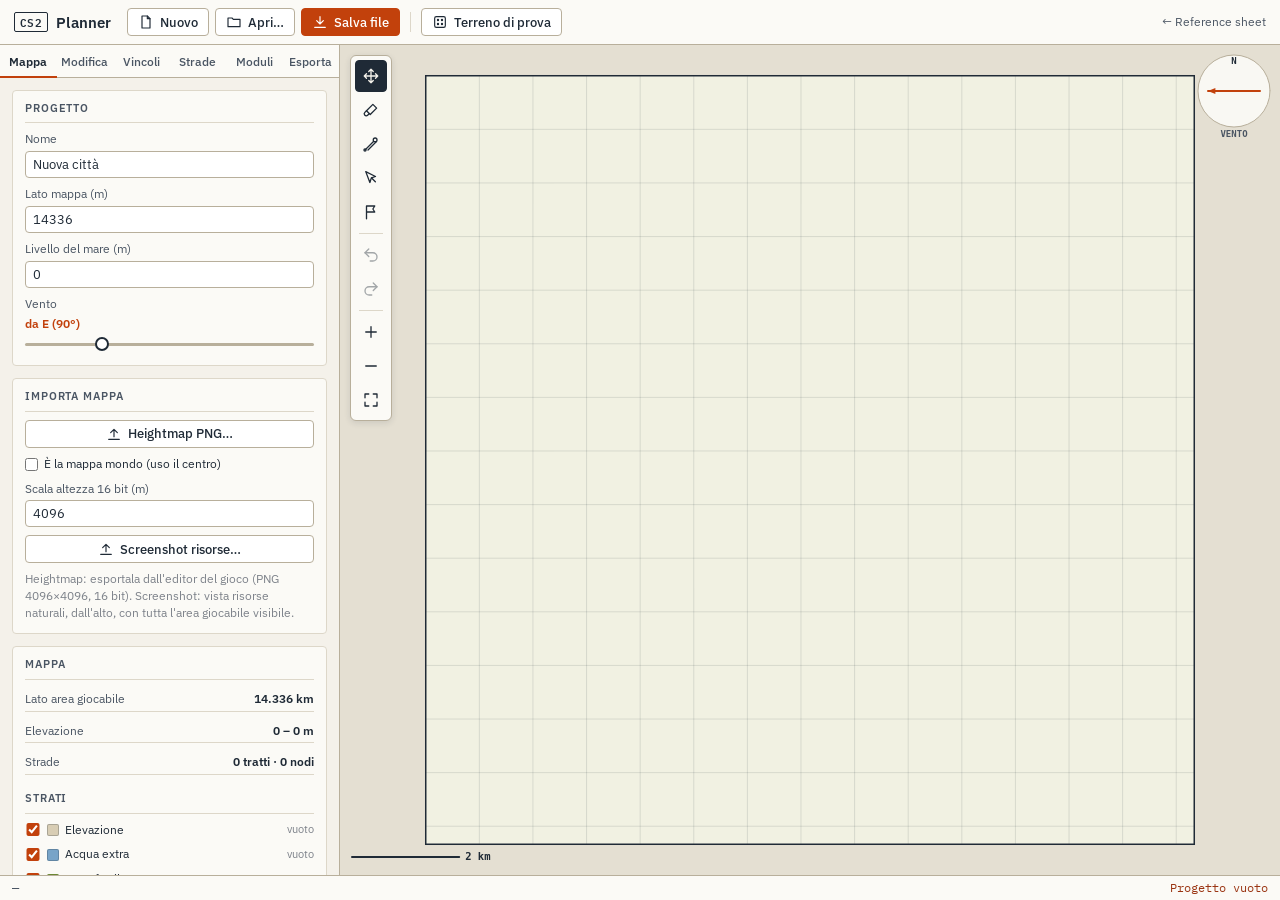
<file: HTML/CS2/planner/index.html>
<!DOCTYPE html>
<html lang="it">
<head>
<meta charset="UTF-8">
<meta name="viewport" content="width=device-width, initial-scale=1.0">
<title>CS2 Planner</title>
<link rel="preconnect" href="https://fonts.googleapis.com">
<link rel="preconnect" href="https://fonts.gstatic.com" crossorigin>
<link rel="stylesheet" href="https://fonts.googleapis.com/css2?family=IBM+Plex+Mono:wght@400;600&family=IBM+Plex+Sans:wght@400;500;600&display=swap">
<link rel="stylesheet" href="css/app.css">
</head>
<body>
<svg width="0" height="0" style="position:absolute" aria-hidden="true">
  <defs>
    <symbol id="i-move" viewBox="0 0 24 24"><path d="M12 3v18M3 12h18M12 3 9 6M12 3l3 3M12 21l-3-3M12 21l3-3M3 12l3-3M3 12l3 3M21 12l-3-3M21 12l-3 3"/></symbol>
    <symbol id="i-brush" viewBox="0 0 24 24"><path d="M14.5 4.5l5 5L11 18l-5-5z"/><path d="M6 13l-2.2 2.2a2.6 2.6 0 0 0 3.7 3.7L9.5 17"/></symbol>
    <symbol id="i-road" viewBox="0 0 24 24"><path d="M4 20 15 9M8 20l11-11"/><circle cx="4" cy="20" r="1.4"/><circle cx="17.5" cy="6.5" r="2.5"/></symbol>
    <symbol id="i-select" viewBox="0 0 24 24"><path d="M5 3.5l13 6.5-5.5 1.8L10.5 18z"/><path d="M12.8 12l5 5"/></symbol>
    <symbol id="i-flag" viewBox="0 0 24 24"><path d="M6 21V4M6 4h11l-2.5 4L17 12H6"/></symbol>
    <symbol id="i-undo" viewBox="0 0 24 24"><path d="M9 14 4 9l5-5"/><path d="M4 9h10.5a5.5 5.5 0 0 1 0 11H11"/></symbol>
    <symbol id="i-redo" viewBox="0 0 24 24"><path d="m15 14 5-5-5-5"/><path d="M20 9H9.5a5.5 5.5 0 0 0 0 11H13"/></symbol>
    <symbol id="i-plus" viewBox="0 0 24 24"><path d="M12 5v14M5 12h14"/></symbol>
    <symbol id="i-minus" viewBox="0 0 24 24"><path d="M5 12h14"/></symbol>
    <symbol id="i-fit" viewBox="0 0 24 24"><path d="M4 9V4h5M15 4h5v5M20 15v5h-5M9 20H4v-5"/></symbol>
    <symbol id="i-file" viewBox="0 0 24 24"><path d="M6 3h8l4 4v14H6z"/><path d="M14 3v4h4"/></symbol>
    <symbol id="i-open" viewBox="0 0 24 24"><path d="M3 6h6l2 2h10v11H3z"/></symbol>
    <symbol id="i-down" viewBox="0 0 24 24"><path d="M12 4v11M7 10l5 5 5-5M4 20h16"/></symbol>
    <symbol id="i-up" viewBox="0 0 24 24"><path d="M12 16V5M7 10l5-5 5 5M4 20h16"/></symbol>
    <symbol id="i-dice" viewBox="0 0 24 24"><rect x="4" y="4" width="16" height="16" rx="2.5"/><circle cx="9" cy="9" r=".9"/><circle cx="15" cy="15" r=".9"/><circle cx="15" cy="9" r=".9"/><circle cx="9" cy="15" r=".9"/></symbol>
  </defs>
</svg>
<header class="topbar">
  <div class="brand"><span>CS2</span> Planner</div>
  <div class="tools">
    <button class="btn" id="btnNew"><svg class="ic" aria-hidden="true"><use href="#i-file"/></svg>Nuovo</button>
    <button class="btn" id="btnOpen"><svg class="ic" aria-hidden="true"><use href="#i-open"/></svg>Apri…</button>
    <button class="btn primary" id="btnSave"><svg class="ic" aria-hidden="true"><use href="#i-down"/></svg>Salva file</button>
    <input type="file" id="fileOpen" accept=".cs2plan,.json,.gz" hidden>
    <span class="sep"></span>
    <button class="btn" id="btnDemo" title="Genera un terreno finto per provare la pagina (verrà sostituito dall'import)"><svg class="ic" aria-hidden="true"><use href="#i-dice"/></svg>Terreno di prova</button>
  </div>
  <a class="back" href="../cs2-reference.html">← Reference sheet</a>
</header>

<main class="layout">
  <aside class="side">
    <nav class="tabs" role="tablist">
      <button class="tab" role="tab" data-tab="mappa">Mappa</button>
      <button class="tab" role="tab" data-tab="modifica">Modifica</button>
      <button class="tab" role="tab" data-tab="vincoli">Vincoli</button>
      <button class="tab" role="tab" data-tab="strade">Strade</button>
      <button class="tab" role="tab" data-tab="moduli">Moduli</button>
      <button class="tab" role="tab" data-tab="esporta">Esporta</button>
    </nav>
    <section class="box selbox"><h4>Selezione</h4><div id="selInfo"></div></section>
    <div class="tabbody">
    <section class="box" data-tab="mappa">
      <h4>Progetto</h4>
      <label class="field">Nome <input id="pName" type="text"></label>
      <label class="field">Lato mappa (m) <input id="pSize" type="number" min="1000" step="1"></label>
      <label class="field">Livello del mare (m) <input id="pSea" type="number" step="1"></label>
      <label class="field">Vento <b id="vWind"></b><input id="pWind" type="range" min="0" max="355" step="5"></label>
    </section>
    <section class="box" data-tab="mappa">
      <h4>Importa mappa</h4>
      <button class="btn" id="btnHeightmap"><svg class="ic" aria-hidden="true"><use href="#i-up"/></svg>Heightmap PNG…</button>
      <input type="file" id="fileHeightmap" accept=".png,image/png" hidden>
      <label class="check"><input type="checkbox" id="hmWorld"> È la mappa mondo (uso il centro)</label>
      <label class="field">Scala altezza 16 bit (m) <input id="hmScale" type="number" min="1" step="1"></label>
      <button class="btn" id="btnShot"><svg class="ic" aria-hidden="true"><use href="#i-up"/></svg>Screenshot risorse…</button>
      <input type="file" id="fileShot" accept="image/*" hidden>
      <p class="hint">Heightmap: esportala dall'editor del gioco (PNG 4096×4096, 16 bit). Screenshot: vista risorse naturali, dall'alto, con tutta l'area giocabile visibile.</p>
    </section>
    <section class="box" data-tab="modifica">
      <h4>Modifica a mano</h4>
      <p class="hint" id="brushOff">Scegli il pennello <kbd>B</kbd> nella barra sulla mappa per modificare elevazione e strati.</p>
      <div id="brushOpts">
        <label class="field">Strato <select id="brushLayer"></select></label>
        <label class="field">Azione <select id="brushMode"></select></label>
        <label class="field">Raggio <b id="vRadius"></b><input id="brushRadius" type="range" min="25" max="2500" step="25" value="300"></label>
        <label class="field">Forza <b id="vStrength"></b><input id="brushStrength" type="range" min="5" max="100" step="5" value="50"></label>
        <label class="field" id="flattenRow">Quota per Livella (m) <input id="brushTarget" type="number" step="1"><span class="hint">Alt+click sulla mappa per prenderla dal terreno</span></label>
        <p class="hint">Click sinistro dipinge · tasto destro trascina la mappa.</p>
      </div>
    </section>
    <section class="box" data-tab="strade">
      <h4>Strade</h4>
      <p class="hint">Strumenti sulla mappa: Disegna <kbd>R</kbd> · Seleziona <kbd>V</kbd>.</p>
      <label class="field">Tipo per le nuove strade <select id="roadType"></select></label>
      <label class="field">Forma <select id="roadShape"><option value="straight">Dritta</option><option value="curve">Curva (inizio, controllo, fine)</option></select></label>
      <label class="field">Angoli guidati <select id="roadAngles"><option value="90">90°</option><option value="45">45°</option></select></label>
      <p class="hint">Disegna: click per ogni punto, Esc / tasto destro / doppio click per finire, Shift per angolo libero. Curva: il punto di controllo segue la direzione della strada da cui parti (Shift lo libera). Aggancio a nodi, strade (crea l'incrocio), angoli, multipli di 8 m e alla distanza CtC dalle strade parallele (linea verde).</p>
    </section>
    <section class="box" data-tab="moduli">
      <h4>Moduli</h4>
      <label class="check"><input type="checkbox" id="modShow" checked> Mostra moduli e celle (8 m)</label>
      <button class="btn" id="modAuto" title="Propone collettore e strade locali alla distanza giusta dentro ogni area chiusa">Genera strade interne: ON</button>
      <button class="btn" id="modAcceptAll">Accetta tutte le proposte</button>
      <div id="modStats"></div>
      <div class="legend-list" id="modLegend"></div>
      <p class="hint">Ogni area chiusa da strade è un modulo. Clicca dentro un modulo (strumento Seleziona) per sceglierne il tipo e vedere gli avvisi. Le celle si colorano come le zone del gioco: zonabili entro 6 celle (48 m) dal bordo strada.</p>
    </section>
    <section class="box" data-tab="moduli">
      <h4>Crescita</h4>
      <label class="field">Mostra fino alla fase <b id="vPhase"></b><input id="phaseShow" type="range" min="0" max="1" step="1" value="0"></label>
      <div class="row">
        <span class="muted">Strumento Fase <kbd>P</kbd>: prossima</span>
        <label class="check">fase <input id="phaseNext" type="number" min="1" step="1" value="1" class="num-sm"></label>
      </div>
      <label class="check"><input type="checkbox" id="phaseAuto" checked> +1 dopo ogni click</label>
      <div class="row">
        <button class="btn" id="phaseSuggest" title="Anelli di moduli confinanti a partire dal modulo selezionato (o dal migliore)">Suggerisci ordine</button>
        <button class="btn" id="phaseClear">Azzera</button>
      </div>
      <div id="growthTable"></div>
      <p class="hint">Abitanti e posti di lavoro sono stime per ettaro zonabile, non valori del gioco. Una strada appartiene alla fase più bassa tra i moduli che delimita.</p>
    </section>
    <section class="box" data-tab="esporta">
      <h4>Esporta</h4>
      <div class="row">
        <label class="field" style="flex:1">Immagine guida
          <select id="exSize"><option value="1024">1024 px (14 m/px)</option><option value="2048" selected>2048 px (7 m/px)</option><option value="4096">4096 px (3,5 m/px)</option></select>
        </label>
      </div>
      <label class="check"><input type="checkbox" id="exTransparent"> Sfondo trasparente (solo strade e moduli)</label>
      <button class="btn" id="exGuide"><svg class="ic" aria-hidden="true"><use href="#i-down"/></svg>Scarica immagine guida (PNG)</button>
      <button class="btn" id="exHeight" title="PNG 4096×4096 a 16 bit in scala di grigi, come la vuole l'editor del gioco"><svg class="ic" aria-hidden="true"><use href="#i-down"/></svg>Scarica heightmap modificata</button>
      <button class="btn" id="exPlan"><svg class="ic" aria-hidden="true"><use href="#i-down"/></svg>Scarica piano (JSON)</button>
      <p class="hint" id="exInfo">L'immagine guida usa i layer attivi e la fase mostrata. La heightmap va nella cartella Heightmaps del gioco e si importa dall'editor.</p>
    </section>
    <section class="box" data-tab="vincoli">
      <h4>Vincoli</h4>
      <label class="field">Mostra
        <select id="anMode">
          <option value="none">Nessuno</option>
          <option value="housing">Dove mettere le case</option>
          <option value="industry">Dove mettere l'industria</option>
          <option value="slope">Pendenza</option>
          <option value="plume">Inquinamento sottovento</option>
        </select>
      </label>
      <div id="anLegend" class="legend-list"></div>
      <div id="anStats"></div>
      <details>
        <summary>Parametri</summary>
        <div class="params">
          <label class="field">Pendenza "attenzione" (%) <input id="anSlopeWarn" type="number" min="1" max="50" step="1"></label>
          <label class="field">Pendenza "non costruibile" (%) <input id="anSlopeMax" type="number" min="2" max="80" step="1"></label>
          <label class="field">Rispetto dalla riva (m) <input id="anShore" type="number" min="0" max="1000" step="10"></label>
          <label class="field">Soglia risorsa (%) <input id="anThreshold" type="number" min="1" max="100" step="1"></label>
          <label class="field">Lunghezza pennacchio (m) <input id="anPlume" type="number" min="200" max="8000" step="100"></label>
          <div class="field">Fascia di rispetto (m) e riserva per le case
            <div id="anBuffers" class="buf-grid"></div>
          </div>
          <div class="field">Sorgenti di inquinamento <div id="anSources"></div></div>
          <p class="hint">Le soglie non sono valori ufficiali del gioco: sono regole pratiche. "Industria prevista" si dipinge col pennello.</p>
        </div>
      </details>
    </section>
    <section class="box" id="panel" data-tab="mappa"></section>
    </div>
  </aside>
  <section class="mapwrap">
    <canvas id="map"></canvas>
    <div class="maptools" role="toolbar" aria-label="Strumenti">
      <button class="btn ib" id="toolPan" title="Sposta la mappa (H)" aria-label="Sposta"><svg class="ic" aria-hidden="true"><use href="#i-move"/></svg></button>
      <button class="btn ib" id="toolBrush" title="Pennello: elevazione e strati (B)" aria-label="Pennello"><svg class="ic" aria-hidden="true"><use href="#i-brush"/></svg></button>
      <button class="btn ib" id="toolRoad" title="Disegna strade (R)" aria-label="Disegna strade"><svg class="ic" aria-hidden="true"><use href="#i-road"/></svg></button>
      <button class="btn ib" id="toolSelect" title="Seleziona strade, nodi e moduli (V)" aria-label="Seleziona"><svg class="ic" aria-hidden="true"><use href="#i-select"/></svg></button>
      <button class="btn ib" id="toolPhase" title="Pianifica la fase a click sui moduli (P)" aria-label="Fase"><svg class="ic" aria-hidden="true"><use href="#i-flag"/></svg></button>
      <span class="tsep"></span>
      <button class="btn ib" id="btnUndo" title="Annulla (Ctrl+Z)" aria-label="Annulla"><svg class="ic" aria-hidden="true"><use href="#i-undo"/></svg></button>
      <button class="btn ib" id="btnRedo" title="Ripeti (Ctrl+Shift+Z)" aria-label="Ripeti"><svg class="ic" aria-hidden="true"><use href="#i-redo"/></svg></button>
      <span class="tsep"></span>
      <button class="btn ib" id="zIn" title="Avvicina" aria-label="Avvicina"><svg class="ic" aria-hidden="true"><use href="#i-plus"/></svg></button>
      <button class="btn ib" id="zOut" title="Allontana" aria-label="Allontana"><svg class="ic" aria-hidden="true"><use href="#i-minus"/></svg></button>
      <button class="btn ib" id="zFit" title="Mostra tutta la mappa" aria-label="Mostra tutta la mappa"><svg class="ic" aria-hidden="true"><use href="#i-fit"/></svg></button>
    </div>
  </section>
</main>

<dialog id="shotDlg">
  <div class="dlg-head"><b>Screenshot risorse</b> <span id="shotName" class="muted"></span><span class="grow"></span><button class="btn" id="shotClose">Chiudi</button></div>
  <div class="dlg-body">
    <div class="dlg-canvas"><canvas id="shotCanvas"></canvas></div>
    <div class="dlg-side">
      <p id="shotStep"></p>
      <button class="btn" id="shotReset">Ricomincia angoli</button>
      <label class="field">Strato di destinazione <select id="shotLayer"></select></label>
      <div class="field">Colori campionati <div id="shotSamples" class="swatches"></div></div>
      <button class="btn" id="shotClear">Togli i colori</button>
      <label class="field">Tolleranza colore <b id="shotTolV"></b><input id="shotTol" type="range" min="5" max="120" step="1" value="35"></label>
      <label class="check"><input type="checkbox" id="shotPreview" checked> Anteprima (magenta = riconosciuto)</label>
      <label class="field">Modalità <select id="shotMode"><option value="replace">Sostituisci lo strato</option><option value="max">Unisci (tieni il valore più alto)</option></select></label>
      <button class="btn primary" id="shotApply">Applica allo strato</button>
      <p id="shotResult" class="hint"></p>
      <p class="hint">Gli angoli sono quelli dell'area giocabile: nord-ovest, nord-est, sud-est, sud-ovest. Dopo l'import puoi correggere tutto col pennello.</p>
    </div>
  </div>
</dialog>

<footer class="statusbar">
  <span id="cursor">—</span>
  <span id="status"></span>
</footer>

<script src="js/core/util.js"></script>
<script src="js/core/geom.js"></script>
<script src="js/core/roads.js"></script>
<script src="js/core/raster.js"></script>
<script src="js/core/project.js"></script>
<script src="js/core/storage.js"></script>
<script src="js/core/brush.js"></script>
<script src="js/core/analysis.js"></script>
<script src="js/core/graph.js"></script>
<script src="js/core/modules.js"></script>
<script src="js/io/png16.js"></script>
<script src="js/io/heightmap.js"></script>
<script src="js/io/screenshot.js"></script>
<script src="js/io/export.js"></script>
<script src="js/ui/view.js"></script>
<script src="js/ui/screenshotDialog.js"></script>
<script src="js/app.js"></script>
</body>
</html>
</file>
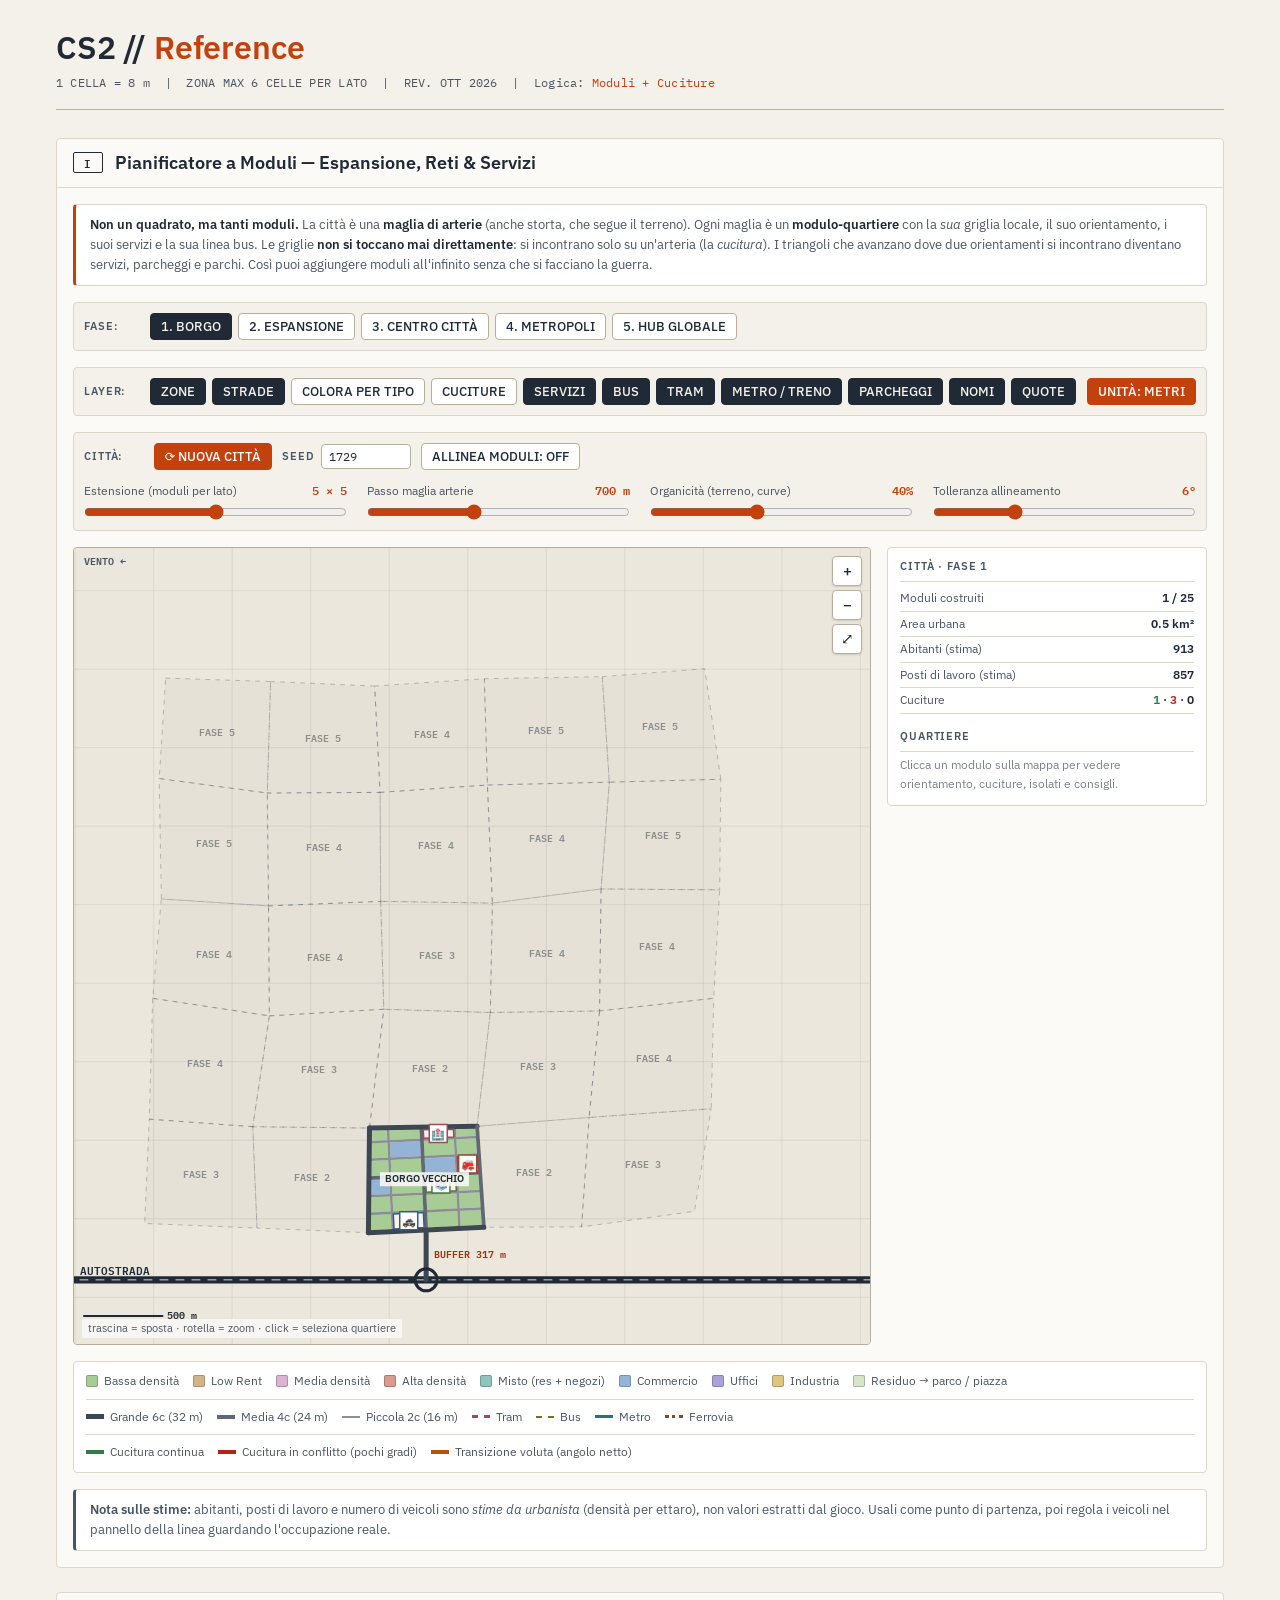
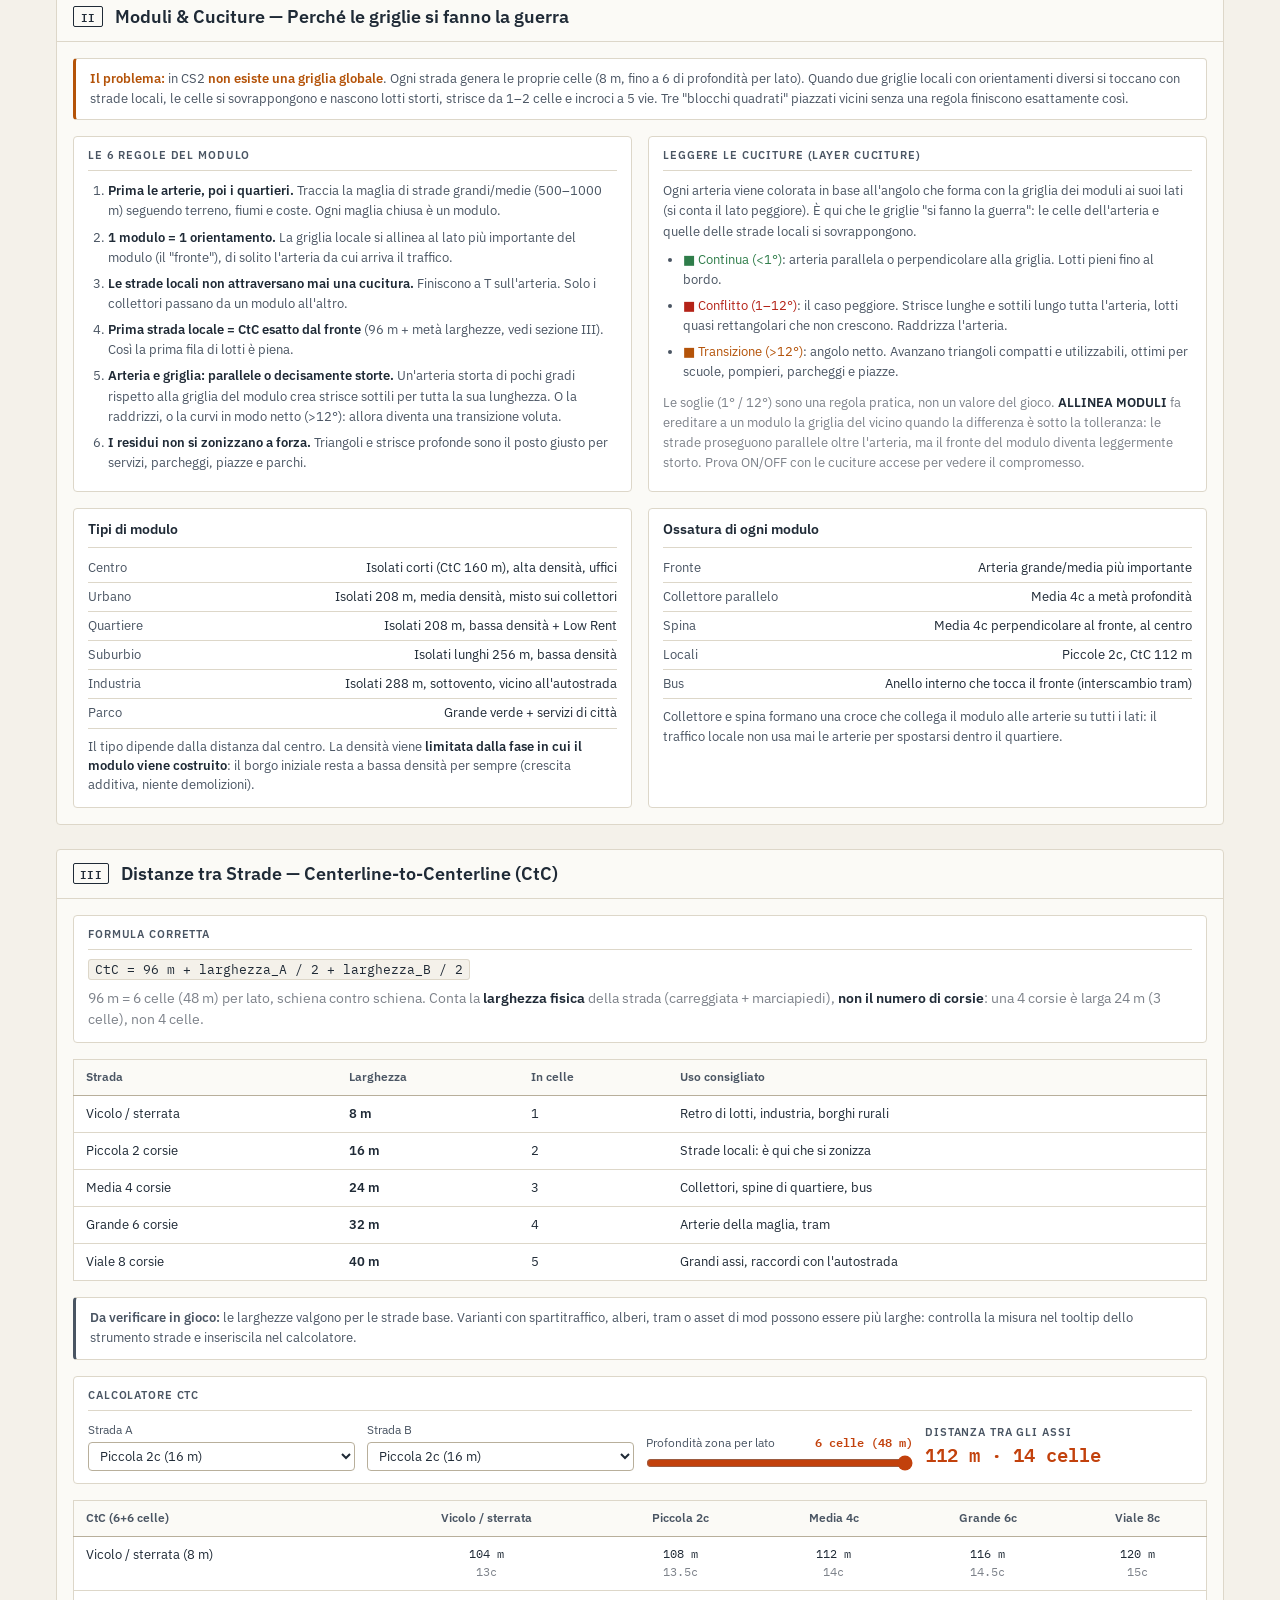
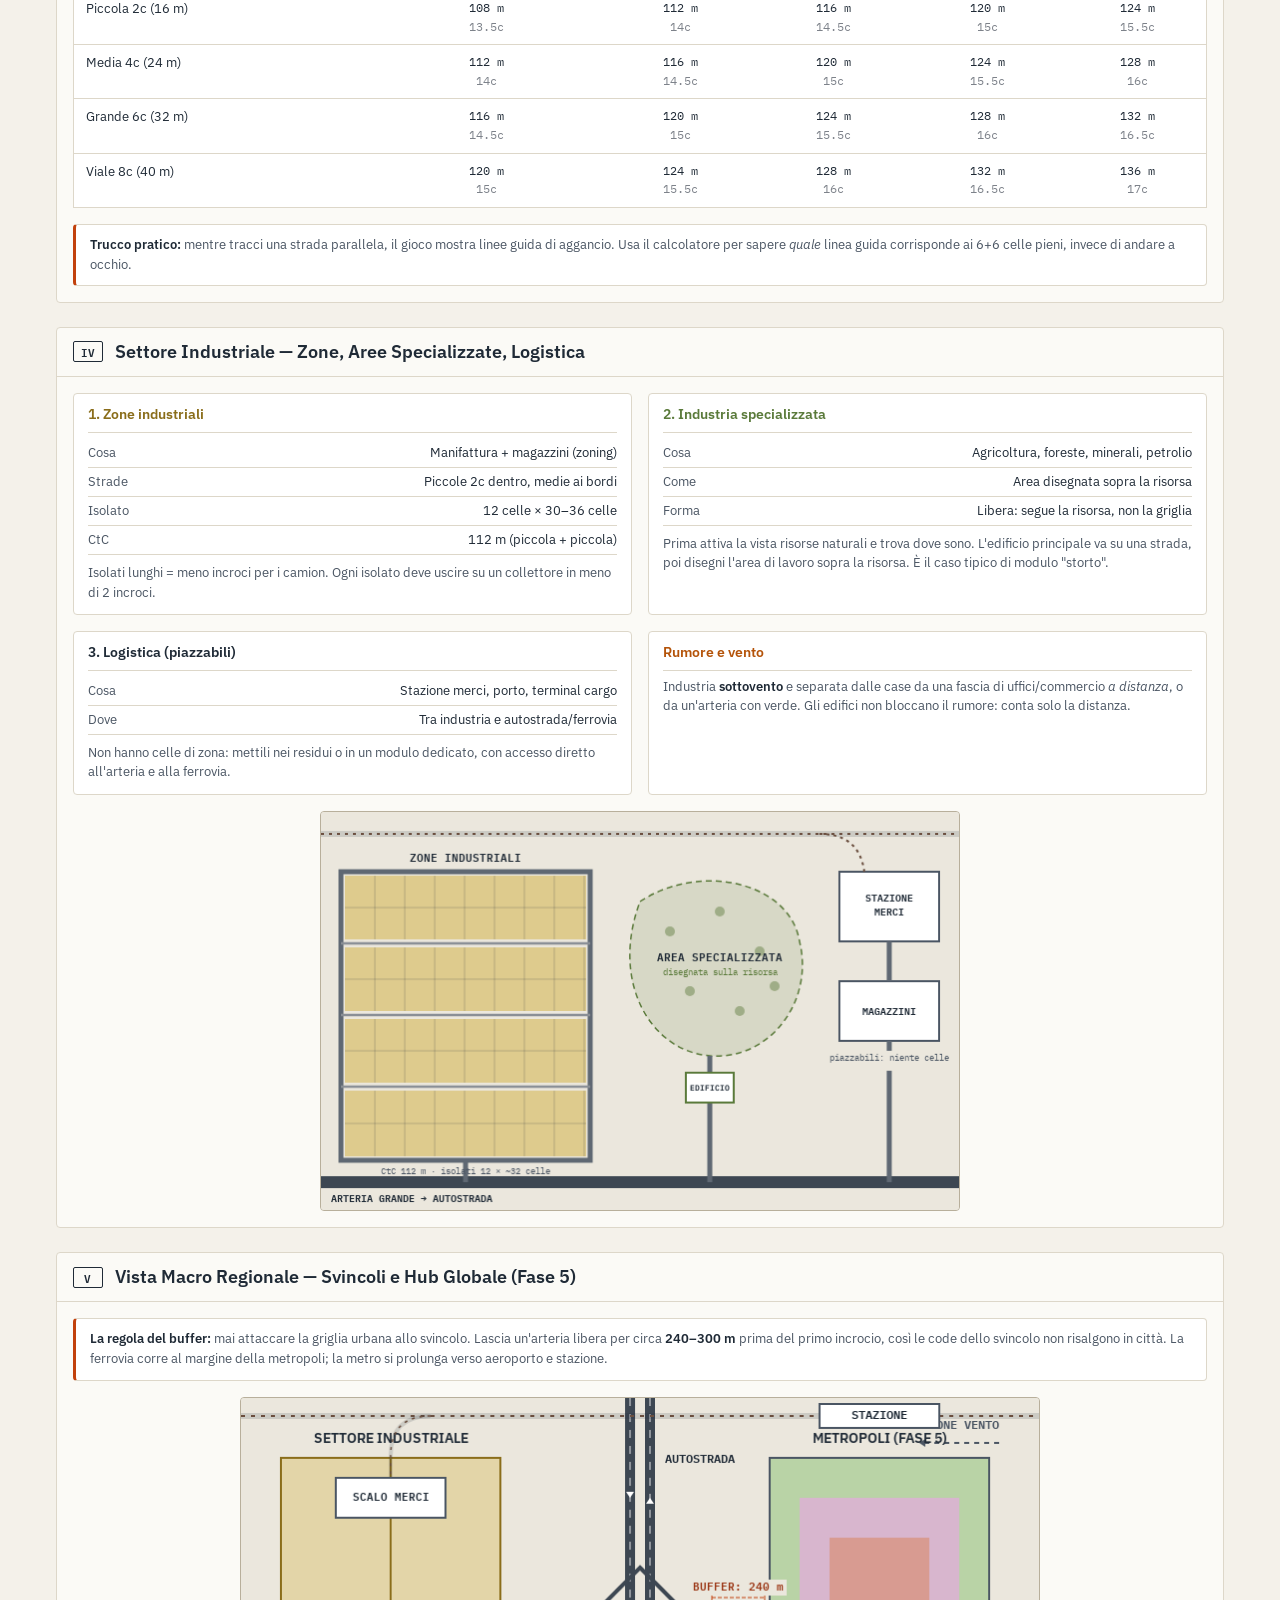
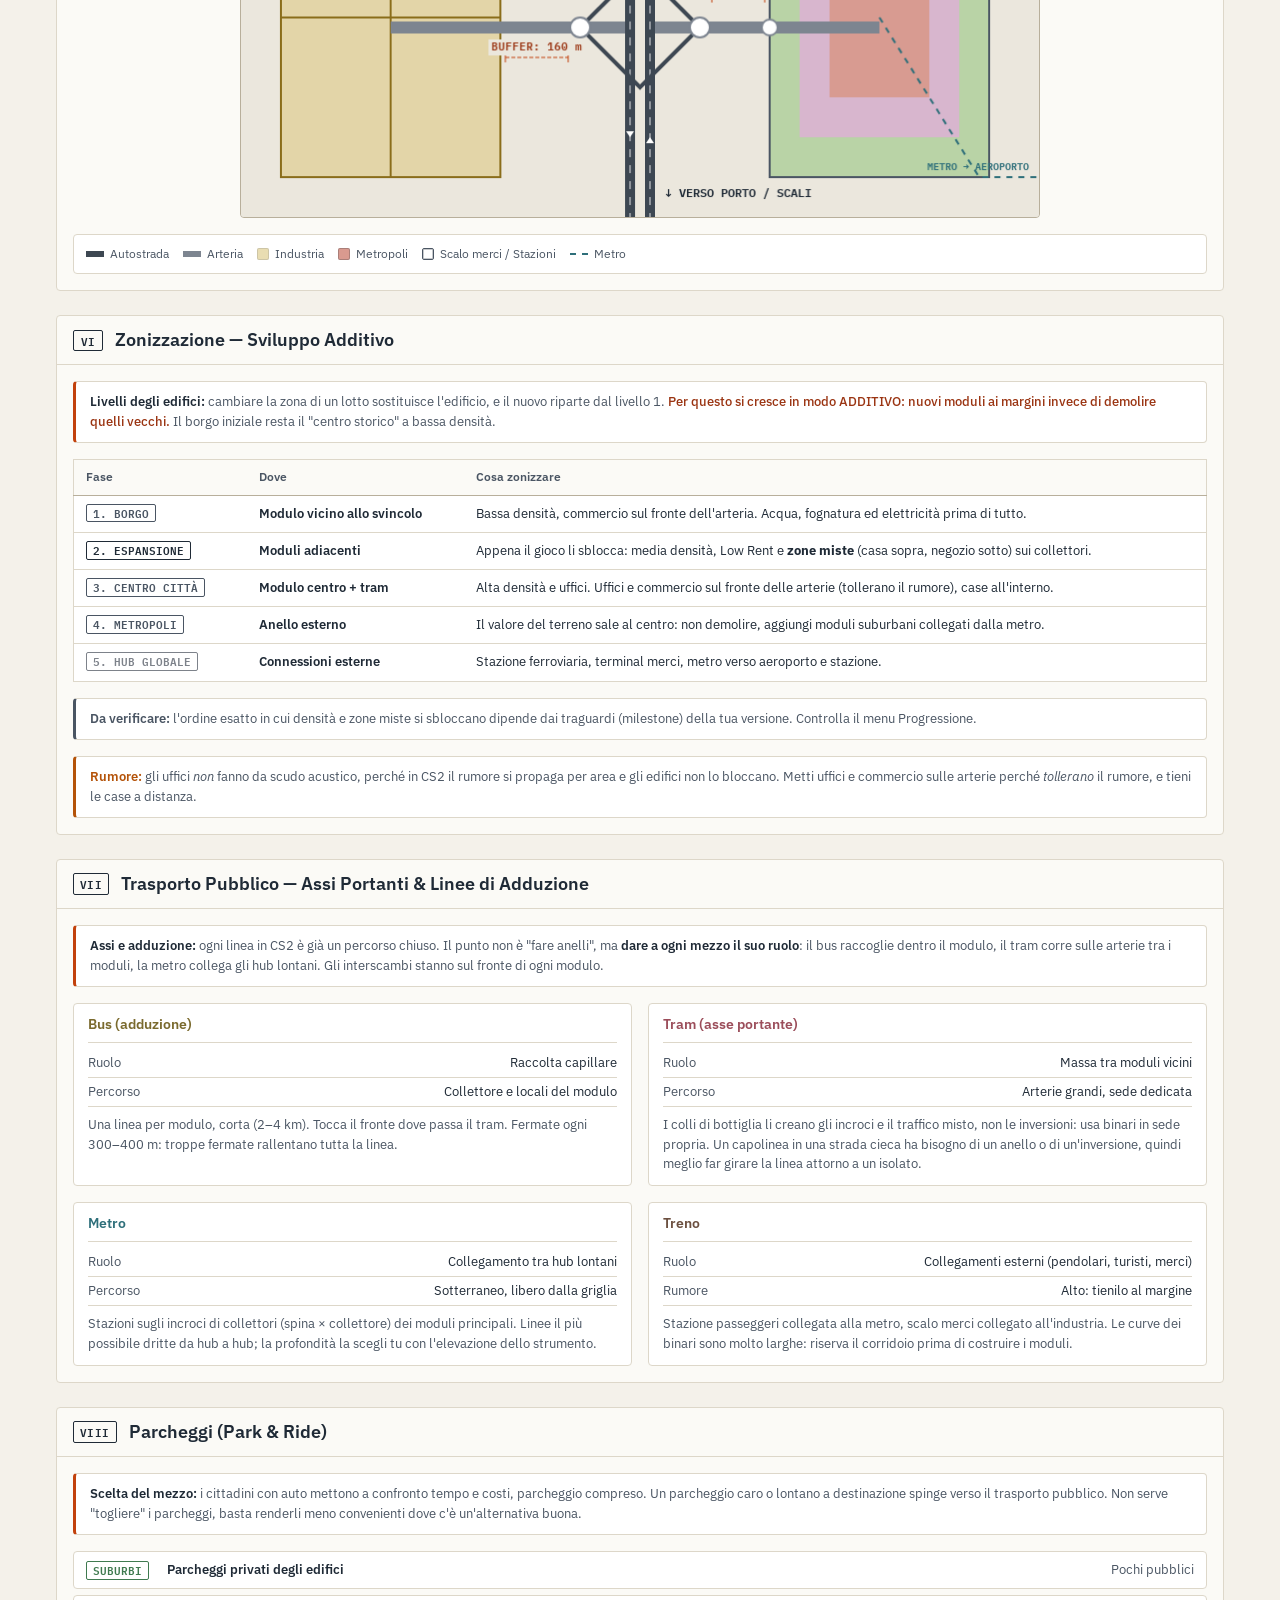
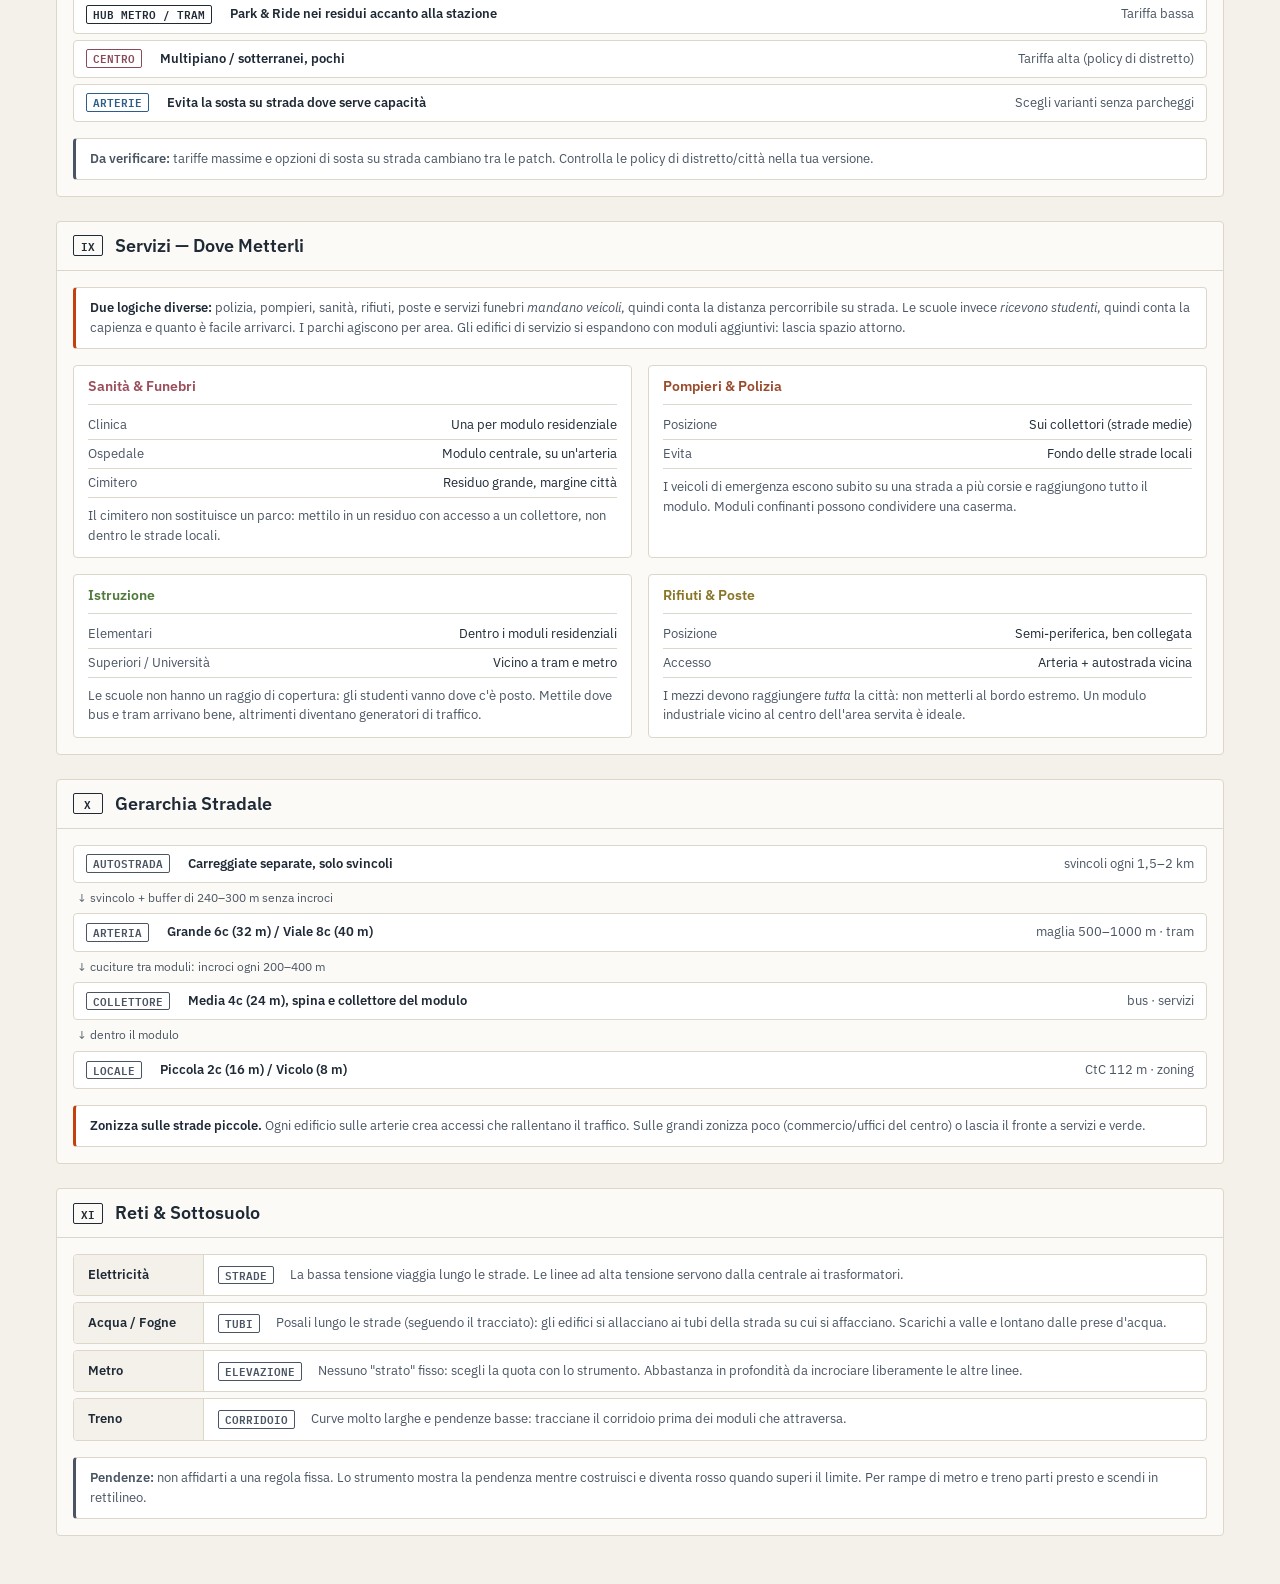
<file: HTML/CS2/cs2-reference.html>
<!DOCTYPE html>
<html lang="it">
<head>
<meta charset="UTF-8">
<meta name="viewport" content="width=device-width, initial-scale=1.0">
<title>CS2 Reference Sheet - Dark Engineer</title>
<link rel="preconnect" href="https://fonts.googleapis.com">
<link rel="preconnect" href="https://fonts.gstatic.com" crossorigin>
<link rel="stylesheet" href="https://fonts.googleapis.com/css2?family=IBM+Plex+Mono:wght@400;600&family=IBM+Plex+Sans:wght@400;500;600&display=swap">
<style>
  /* Stile "tavola tecnica" (stessi token di planner/css/app.css): carta chiara, inchiostro blu-grigio, un solo accento. */
  :root {
    --paper: #f4f1ea;        /* fondo pagina */
    --sheet: #fbfaf6;        /* pannelli */
    --field: #ffffff;        /* campi di input */
    --line: #ddd7c9;         /* bordi leggeri */
    --line-strong: #b8af9b;  /* bordi dei controlli */
    --ink: #1f2a36;          /* testo principale */
    --ink-2: #4a5563;        /* testo secondario */
    --muted: #7d828a;        /* note */
    --accent: #c2410c;       /* azioni principali, valori attivi */
    --accent-ink: #9a3412;
    --accent-soft: #fbe7da;
    --bad: #b42318; --warn: #b45309; --good: #2f7d4a;
    --radius: 4px;
    --sans: 'IBM Plex Sans', system-ui, -apple-system, 'Segoe UI', sans-serif;
    --mono: 'IBM Plex Mono', ui-monospace, 'SFMono-Regular', Menlo, monospace;

    /* Zone (tinte chiare, stesse famiglie di colore del gioco) */
    --zone-com: #93b4d6;
    --zone-off: #a9a3d9;
    --zone-mix: #8fc4bd;
    --zone-res: #a8cc95;
    --zone-lowrent: #d2b48a;
    --zone-med: #dcb3d3;
    --zone-high: #d99a8f;
    --zone-ind: #dcc77f;
    --zone-park: #d3e6c6;

    --srv-edu: #4f7a3a;
    --srv-fire: #9a4a2c;
    --srv-pol: #2f5d8a;
    --srv-med: #9b4d5a;
    --srv-post: #8a7426;
    --srv-death: #6b7078;
  }

  * { box-sizing: border-box; margin: 0; padding: 0; }

  body {
    background: var(--paper);
    color: var(--ink);
    font-family: var(--sans);
    font-size: 14px;
    line-height: 1.55;
    padding: 24px 16px;
    max-width: 1200px;
    margin: 0 auto;
    -webkit-font-smoothing: antialiased;
  }
  :focus-visible { outline: 2px solid var(--accent); outline-offset: 1px; }

  h1, h2, h3, h4, .section-title { font-family: var(--sans); }

  .header {
    border-bottom: 1px solid var(--line-strong);
    padding: 4px 0 16px;
    margin-bottom: 28px;
  }
  .header h1 { font-size: 2rem; font-weight: 600; line-height: 1.2; letter-spacing: -0.005em; color: var(--ink); }
  .header p  { color: var(--ink-2); font-family: var(--mono); font-size: 12px; margin-top: 8px; letter-spacing: 0.02em; }
  .header span { color: var(--accent); }

  .section {
    margin-bottom: 24px;
    background: var(--sheet);
    border: 1px solid var(--line);
    border-radius: var(--radius);
  }
  .section-header {
    border-bottom: 1px solid var(--line);
    padding: 12px 16px;
    display: flex; align-items: center; gap: 12px;
  }
  .section-num {
    font-family: var(--mono); font-size: 11px; font-weight: 600; letter-spacing: .04em;
    color: var(--ink); border: 1.5px solid var(--ink); border-radius: 2px;
    padding: 1px 6px; min-width: 30px; text-align: center; flex-shrink: 0;
  }
  .section-title { font-size: 1.15rem; font-weight: 600; line-height: 1.3; color: var(--ink); }
  .section-body  { padding: 16px; display: flex; flex-direction: column; gap: 16px; }

  table {
    width: 100%; border-collapse: collapse; font-size: 13px; border: 1px solid var(--line);
    background: var(--field); font-variant-numeric: tabular-nums;
  }
  th {
    font-size: 12px; font-weight: 600; color: var(--ink-2); text-align: left; padding: 8px 12px;
    border-bottom: 1px solid var(--line-strong); background: var(--sheet);
  }
  td { padding: 8px 12px; border-bottom: 1px solid var(--line); vertical-align: top; }
  tr:last-child td { border-bottom: none; }
  tr:hover td { background: #f7f5ef; }

  .val { color: var(--ink); font-weight: 600; }
  .good { color: var(--good); } .warnc { color: var(--warn); } .badc { color: var(--bad); }

  .tag {
    display: inline-block; font-family: var(--mono); font-size: 11px; font-weight: 600; line-height: 1.5;
    padding: 0 6px; margin-right: 6px; border: 1px solid currentColor; border-radius: 2px;
    background: var(--field); color: var(--ink-2); white-space: nowrap;
  }
  .tag-ok   { color: var(--ink-2); }
  .tag-warn { color: var(--warn); }

  .note {
    font-size: 13px; color: var(--ink-2);
    padding: 10px 14px; background: var(--field);
    border: 1px solid var(--line); border-left: 3px solid var(--accent); border-radius: var(--radius);
  }
  .note strong { color: var(--ink); font-weight: 600; }
  .note .ok    { color: var(--accent-ink); font-weight: 500; }
  .note.warn   { border-left-color: var(--warn); }
  .note.warn strong { color: var(--warn); }
  .note.check  { border-left-color: var(--ink-2); }
  .note.check strong { color: var(--ink-2); }

  .rule-block {
    background: var(--field); border: 1px solid var(--line); border-radius: var(--radius);
    padding: 10px 14px 12px; font-size: 13px; color: var(--ink-2);
  }
  .rule-block strong { color: var(--ink); font-weight: 600; }
  .rule-block .rule-title {
    font-size: 11px; font-weight: 600; text-transform: uppercase; letter-spacing: .08em;
    color: var(--ink-2); padding-bottom: 6px; margin-bottom: 10px; border-bottom: 1px solid var(--line);
  }
  .rule-block ol, .rule-block ul { padding-left: 20px; }
  .rule-block li { margin-bottom: 6px; }

  .hierarchy { display: flex; flex-direction: column; gap: 6px; }
  .h-row {
    display: flex; align-items: center; gap: 12px; flex-wrap: wrap;
    padding: 8px 12px; border: 1px solid var(--line); border-radius: var(--radius);
    background: var(--field); font-size: 13px;
  }
  .h-arrow { color: var(--ink-2); font-size: 12px; margin: 0 4px; }
  .h-name  { flex: 1; font-weight: 600; color: var(--ink); min-width: 160px; }
  .h-vals  { color: var(--ink-2); font-variant-numeric: tabular-nums; }

  .grid-zone { display: grid; grid-template-columns: 1fr 1fr; gap: 16px; }
  .zone-card { border: 1px solid var(--line); border-radius: var(--radius); padding: 10px 14px 12px; background: var(--field); }
  .zone-card-title { font-size: 14px; font-weight: 600; color: var(--ink); margin-bottom: 6px; padding-bottom: 6px; border-bottom: 1px solid var(--line); }
  .zone-card .line { display: flex; justify-content: space-between; gap: 10px; font-size: 13px; padding: 4px 0; color: var(--ink-2); border-bottom: 1px solid var(--line); }
  .zone-card .line span:last-child { color: var(--ink); text-align: right; font-variant-numeric: tabular-nums; }
  .zone-card .desc { font-size: 12.5px; color: var(--ink-2); margin-top: 8px; }
  .zone-card .desc strong { color: var(--ink); font-weight: 600; }

  .underground-grid { display: flex; flex-direction: column; gap: 6px; }
  .u-layer { display: flex; align-items: stretch; border: 1px solid var(--line); border-radius: var(--radius); background: var(--field); font-size: 13px; overflow: hidden; }
  .u-depth { background: var(--paper); color: var(--ink); padding: 10px 14px; min-width: 130px; display: flex; align-items: center; border-right: 1px solid var(--line); font-weight: 600; }
  .u-content { flex: 1; padding: 10px 14px; display: flex; align-items: center; gap: 10px; flex-wrap: wrap; color: var(--ink-2); }

  .control-group {
    display: flex; gap: 6px; flex-wrap: wrap;
    align-items: center; background: var(--paper); padding: 10px;
    border: 1px solid var(--line); border-radius: var(--radius);
  }
  .ctrl-label { font-size: 11px; font-weight: 600; text-transform: uppercase; letter-spacing: .08em; color: var(--ink-2); min-width: 60px; }

  .btn {
    font-family: var(--sans); font-size: 12.5px; font-weight: 500; line-height: 1.2;
    padding: 5px 10px; cursor: pointer; border-radius: var(--radius);
    background: var(--field); border: 1px solid var(--line-strong); color: var(--ink);
  }
  .btn:hover { border-color: var(--ink-2); background: #f7f5ef; }
  .btn.active { background: var(--ink); border-color: var(--ink); color: var(--paper) !important; }
  .btn.primary { background: var(--accent); border-color: var(--accent); color: #fff; }
  .btn.primary:hover { background: var(--accent-ink); border-color: var(--accent-ink); }

  .sliders { width: 100%; display: grid; grid-template-columns: repeat(auto-fit, minmax(230px, 1fr)); gap: 10px 20px; }
  .sl { display: flex; flex-direction: column; gap: 3px; font-size: 12px; color: var(--ink-2); }
  .sl .sl-top { display: flex; justify-content: space-between; gap: 8px; color: var(--ink-2); }
  .sl .sl-top b { color: var(--accent); font-weight: 600; font-family: var(--mono); font-size: 11.5px; font-variant-numeric: tabular-nums; white-space: nowrap; }
  input[type=range] { width: 100%; accent-color: var(--accent); }

  .seed-box { display: flex; gap: 6px; align-items: center; font-size: 11px; font-weight: 600; letter-spacing: .08em; color: var(--ink-2); }
  .seed-box input, select {
    background: var(--field); border: 1px solid var(--line-strong); border-radius: var(--radius); color: var(--ink);
    font-family: var(--sans); font-size: 13px; padding: 4px 7px; font-variant-numeric: tabular-nums;
  }
  .seed-box input { width: 90px; font-family: var(--mono); font-size: 12px; letter-spacing: 0; font-weight: 400; }
  .seed-box input:hover, select:hover { border-color: var(--ink-2); }

  .map-wrap { position: relative; width: 100%; border: 1px solid var(--line-strong); border-radius: var(--radius); overflow: hidden; background: #ebe7dd; }
  .map-wrap canvas { display: block; width: 100%; touch-action: none; cursor: grab; }
  .map-wrap canvas.dragging { cursor: grabbing; }
  .map-tools { position: absolute; top: 8px; right: 8px; display: flex; flex-direction: column; gap: 4px; }
  .map-tools .btn { width: 30px; height: 30px; padding: 0; font-size: 15px; box-shadow: 0 1px 2px rgba(31,42,54,.15); }
  .map-hint {
    position: absolute; left: 8px; bottom: 6px; font-size: 11px; color: var(--ink-2); pointer-events: none;
    background: rgba(251,250,246,.85); padding: 1px 6px; border-radius: 2px;
  }

  .plan-layout { display: grid; grid-template-columns: minmax(0, 1fr) 320px; gap: 16px; align-items: start; }
  .info-panel {
    background: var(--field); border: 1px solid var(--line); border-radius: var(--radius);
    padding: 10px 12px 12px; font-size: 12px; display: flex; flex-direction: column; gap: 14px; color: var(--ink-2);
  }
  .info-panel h4 {
    font-size: 11px; font-weight: 600; text-transform: uppercase; letter-spacing: .08em;
    color: var(--ink-2); padding-bottom: 6px; margin-bottom: 4px; border-bottom: 1px solid var(--line);
  }
  .kv { display: flex; justify-content: space-between; gap: 8px; border-bottom: 1px solid var(--line); padding: 3px 0; font-size: 12px; color: var(--ink-2); }
  .kv span:last-child { color: var(--ink); font-weight: 600; text-align: right; font-variant-numeric: tabular-nums; }
  .tips { list-style: none; display: flex; flex-direction: column; gap: 6px; font-size: 12px; color: var(--ink); }
  .tips li { padding-left: 8px; border-left: 3px solid var(--line-strong); }
  .tips li.t-bad { border-left-color: var(--bad); }
  .tips li.t-warn { border-left-color: var(--warn); }
  .tips li.t-good { border-left-color: var(--good); }

  .legend {
    display: flex; flex-wrap: wrap; gap: 4px 14px; font-size: 12px; background: var(--field); padding: 10px 12px;
    border: 1px solid var(--line); border-radius: var(--radius);
  }
  .legend-item { display: flex; align-items: center; gap: 6px; color: var(--ink-2); }
  .legend-sep { width: 100%; height: 1px; background: var(--line); margin: 4px 0; }
  .sw { width: 12px; height: 12px; display: inline-block; border-radius: 2px; box-shadow: inset 0 0 0 1px rgba(31,42,54,.25); }
  .sw-line { width: 18px; display: inline-block; }

  .calc-grid { display: grid; grid-template-columns: repeat(auto-fit, minmax(200px, 1fr)); gap: 12px; align-items: end; }
  .calc-out { font-family: var(--mono); font-size: 1.2rem; color: var(--accent); font-weight: 600; font-variant-numeric: tabular-nums; }

  .ctc-table td, .ctc-table th { text-align: center; }
  .ctc-table td:first-child, .ctc-table th:first-child { text-align: left; }
  .ctc-table td:not(:first-child) { font-family: var(--mono); font-size: 12px; }

  code {
    font-family: var(--mono); color: var(--ink); background: var(--paper);
    border: 1px solid var(--line); border-radius: 3px; padding: 1px 6px;
  }

  @media (max-width: 900px) { .plan-layout { grid-template-columns: 1fr; } }
  @media (max-width: 600px) {
    .grid-zone { grid-template-columns: 1fr; }
    .header h1 { font-size: 1.6rem; }
    th, td { padding: 6px; font-size: 12px; }
    th { font-size: 11.5px; }
    table { word-break: break-word; }
    body { padding: 16px; }
    .section-header { padding: 10px 12px; }
    .section-body { padding: 12px; }
  }
</style>
</head>
<body>

<div class="header">
  <h1>CS2 // <span>Reference</span></h1>
  <p>1 CELLA = 8 m &nbsp;|&nbsp; ZONA MAX 6 CELLE PER LATO &nbsp;|&nbsp; REV. OTT 2026 &nbsp;|&nbsp; Logica: <span>Moduli + Cuciture</span></p>
</div>

<!-- ============================================================ -->
<!-- I. PIANIFICATORE A MODULI                                     -->
<!-- ============================================================ -->
<div class="section">
  <div class="section-header">
    <span class="section-num">I</span>
    <span class="section-title">Pianificatore a Moduli — Espansione, Reti &amp; Servizi</span>
  </div>
  <div class="section-body">
    <div class="note">
      <strong>Non un quadrato, ma tanti moduli.</strong> La città è una <strong>maglia di arterie</strong> (anche storta, che segue il terreno). Ogni maglia è un <strong>modulo-quartiere</strong> con la <em>sua</em> griglia locale, il suo orientamento, i suoi servizi e la sua linea bus. Le griglie <strong>non si toccano mai direttamente</strong>: si incontrano solo su un'arteria (la <em>cucitura</em>). I triangoli che avanzano dove due orientamenti si incontrano diventano servizi, parcheggi e parchi. Così puoi aggiungere moduli all'infinito senza che si facciano la guerra.
    </div>

    <div class="control-group">
      <span class="ctrl-label">Fase:</span>
      <button class="btn" data-phase="1">1. BORGO</button>
      <button class="btn" data-phase="2">2. ESPANSIONE</button>
      <button class="btn" data-phase="3">3. CENTRO CITTÀ</button>
      <button class="btn" data-phase="4">4. METROPOLI</button>
      <button class="btn" data-phase="5">5. HUB GLOBALE</button>
    </div>

    <div class="control-group">
      <span class="ctrl-label">Layer:</span>
      <button class="btn active" data-layer="zones">ZONE</button>
      <button class="btn active" data-layer="roads">STRADE</button>
      <button class="btn" data-layer="typeColor">COLORA PER TIPO</button>
      <button class="btn" data-layer="seams">CUCITURE</button>
      <button class="btn active" data-layer="services">SERVIZI</button>
      <button class="btn active" data-layer="bus">BUS</button>
      <button class="btn active" data-layer="tram">TRAM</button>
      <button class="btn active" data-layer="metro">METRO / TRENO</button>
      <button class="btn active" data-layer="park">PARCHEGGI</button>
      <button class="btn active" data-layer="labels">NOMI</button>
      <button class="btn active" data-layer="dims">QUOTE</button>
      <button class="btn primary" id="btn-unit" style="margin-left:auto;">UNITÀ: METRI</button>
    </div>

    <div class="control-group" style="flex-direction:column; align-items:stretch; gap:12px;">
      <div style="display:flex; gap:10px; flex-wrap:wrap; align-items:center;">
        <span class="ctrl-label">Città:</span>
        <button class="btn primary" id="btn-new">⟳ NUOVA CITTÀ</button>
        <span class="seed-box">SEED <input type="number" id="seedInput" value="1729"></span>
        <button class="btn" id="btn-align" title="Se due moduli vicini hanno quasi lo stesso orientamento, il secondo eredita la griglia del primo (continuità tra quartieri, ma il fronte non è più parallelo)">ALLINEA MODULI: OFF</button>
      </div>
      <div class="sliders">
        <label class="sl"><span class="sl-top">Estensione (moduli per lato) <b id="v-n"></b></span><input type="range" id="sl-n" min="3" max="7" step="1" value="5"></label>
        <label class="sl"><span class="sl-top">Passo maglia arterie <b id="v-S"></b></span><input type="range" id="sl-S" min="500" max="1000" step="25" value="700"></label>
        <label class="sl"><span class="sl-top">Organicità (terreno, curve) <b id="v-org"></b></span><input type="range" id="sl-org" min="0" max="100" step="5" value="40"></label>
        <label class="sl"><span class="sl-top">Tolleranza allineamento <b id="v-tol"></b></span><input type="range" id="sl-tol" min="0" max="20" step="1" value="6"></label>
      </div>
    </div>

    <div class="plan-layout">
      <div>
        <div class="map-wrap">
          <canvas id="planMap" width="800" height="800"></canvas>
          <div class="map-tools">
            <button class="btn" id="z-in" title="Zoom +">+</button>
            <button class="btn" id="z-out" title="Zoom −">−</button>
            <button class="btn" id="z-fit" title="Inquadra tutto">⤢</button>
          </div>
          <div class="map-hint">trascina = sposta · rotella = zoom · click = seleziona quartiere</div>
        </div>
      </div>
      <div class="info-panel">
        <div id="cityInfo"></div>
        <div id="districtInfo"></div>
      </div>
    </div>

    <div class="legend">
      <div class="legend-item"><span class="sw" style="background:var(--zone-res)"></span>Bassa densità</div>
      <div class="legend-item"><span class="sw" style="background:var(--zone-lowrent)"></span>Low Rent</div>
      <div class="legend-item"><span class="sw" style="background:var(--zone-med)"></span>Media densità</div>
      <div class="legend-item"><span class="sw" style="background:var(--zone-high)"></span>Alta densità</div>
      <div class="legend-item"><span class="sw" style="background:var(--zone-mix)"></span>Misto (res + negozi)</div>
      <div class="legend-item"><span class="sw" style="background:var(--zone-com)"></span>Commercio</div>
      <div class="legend-item"><span class="sw" style="background:var(--zone-off)"></span>Uffici</div>
      <div class="legend-item"><span class="sw" style="background:var(--zone-ind)"></span>Industria</div>
      <div class="legend-item"><span class="sw" style="background:var(--zone-park)"></span>Residuo → parco / piazza</div>
      <div class="legend-sep"></div>
      <div class="legend-item"><span class="sw-line" style="height:5px;background:#3d4752"></span>Grande 6c (32 m)</div>
      <div class="legend-item"><span class="sw-line" style="height:4px;background:#5f6873"></span>Media 4c (24 m)</div>
      <div class="legend-item"><span class="sw-line" style="height:2px;background:#8a8f96"></span>Piccola 2c (16 m)</div>
      <div class="legend-item"><span class="sw-line" style="height:3px;border-top:3px dashed #9b4d5a"></span>Tram</div>
      <div class="legend-item"><span class="sw-line" style="height:2px;border-top:2px dashed #7a6a2e"></span>Bus</div>
      <div class="legend-item"><span class="sw-line" style="height:3px;background:#2e6f7a"></span>Metro</div>
      <div class="legend-item"><span class="sw-line" style="height:3px;border-top:3px dotted #6b4f3f"></span>Ferrovia</div>
      <div class="legend-sep"></div>
      <div class="legend-item"><span class="sw-line" style="height:4px;background:var(--good)"></span>Cucitura continua</div>
      <div class="legend-item"><span class="sw-line" style="height:4px;background:var(--bad)"></span>Cucitura in conflitto (pochi gradi)</div>
      <div class="legend-item"><span class="sw-line" style="height:4px;background:var(--warn)"></span>Transizione voluta (angolo netto)</div>
    </div>

    <div class="note check">
      <strong>Nota sulle stime:</strong> abitanti, posti di lavoro e numero di veicoli sono <em>stime da urbanista</em> (densità per ettaro), non valori estratti dal gioco. Usali come punto di partenza, poi regola i veicoli nel pannello della linea guardando l'occupazione reale.
    </div>
  </div>
</div>

<!-- ============================================================ -->
<!-- II. MODULI E CUCITURE                                         -->
<!-- ============================================================ -->
<div class="section">
  <div class="section-header">
    <span class="section-num">II</span>
    <span class="section-title">Moduli &amp; Cuciture — Perché le griglie si fanno la guerra</span>
  </div>
  <div class="section-body">
    <div class="note warn">
      <strong>Il problema:</strong> in CS2 <strong>non esiste una griglia globale</strong>. Ogni strada genera le proprie celle (8 m, fino a 6 di profondità per lato). Quando due griglie locali con orientamenti diversi si toccano con strade locali, le celle si sovrappongono e nascono lotti storti, strisce da 1–2 celle e incroci a 5 vie. Tre "blocchi quadrati" piazzati vicini senza una regola finiscono esattamente così.
    </div>

    <div class="grid-zone">
      <div class="rule-block">
        <div class="rule-title">Le 6 regole del modulo</div>
        <ol>
          <li><strong>Prima le arterie, poi i quartieri.</strong> Traccia la maglia di strade grandi/medie (500–1000 m) seguendo terreno, fiumi e coste. Ogni maglia chiusa è un modulo.</li>
          <li><strong>1 modulo = 1 orientamento.</strong> La griglia locale si allinea al lato più importante del modulo (il "fronte"), di solito l'arteria da cui arriva il traffico.</li>
          <li><strong>Le strade locali non attraversano mai una cucitura.</strong> Finiscono a T sull'arteria. Solo i collettori passano da un modulo all'altro.</li>
          <li><strong>Prima strada locale = CtC esatto dal fronte</strong> (96 m + metà larghezze, vedi sezione III). Così la prima fila di lotti è piena.</li>
          <li><strong>Arteria e griglia: parallele o decisamente storte.</strong> Un'arteria storta di pochi gradi rispetto alla griglia del modulo crea strisce sottili per tutta la sua lunghezza. O la raddrizzi, o la curvi in modo netto (&gt;12°): allora diventa una transizione voluta.</li>
          <li><strong>I residui non si zonizzano a forza.</strong> Triangoli e strisce profonde sono il posto giusto per servizi, parcheggi, piazze e parchi.</li>
        </ol>
      </div>
      <div class="rule-block">
        <div class="rule-title">Leggere le cuciture (layer CUCITURE)</div>
        <div style="margin-bottom:8px;">Ogni arteria viene colorata in base all'angolo che forma con la griglia dei moduli ai suoi lati (si conta il lato peggiore). È qui che le griglie "si fanno la guerra": le celle dell'arteria e quelle delle strade locali si sovrappongono.</div>
        <ul>
          <li><span class="good">■ Continua (&lt;1°)</span>: arteria parallela o perpendicolare alla griglia. Lotti pieni fino al bordo.</li>
          <li><span class="badc">■ Conflitto (1–12°)</span>: il caso peggiore. Strisce lunghe e sottili lungo tutta l'arteria, lotti quasi rettangolari che non crescono. Raddrizza l'arteria.</li>
          <li><span class="warnc">■ Transizione (&gt;12°)</span>: angolo netto. Avanzano triangoli compatti e utilizzabili, ottimi per scuole, pompieri, parcheggi e piazze.</li>
        </ul>
        <div style="margin-top:10px; color:var(--muted);">Le soglie (1° / 12°) sono una regola pratica, non un valore del gioco. <strong>ALLINEA MODULI</strong> fa ereditare a un modulo la griglia del vicino quando la differenza è sotto la tolleranza: le strade proseguono parallele oltre l'arteria, ma il fronte del modulo diventa leggermente storto. Prova ON/OFF con le cuciture accese per vedere il compromesso.</div>
      </div>
    </div>

    <div class="grid-zone">
      <div class="zone-card">
        <div class="zone-card-title">Tipi di modulo</div>
        <div class="line"><span>Centro</span><span>Isolati corti (CtC 160 m), alta densità, uffici</span></div>
        <div class="line"><span>Urbano</span><span>Isolati 208 m, media densità, misto sui collettori</span></div>
        <div class="line"><span>Quartiere</span><span>Isolati 208 m, bassa densità + Low Rent</span></div>
        <div class="line"><span>Suburbio</span><span>Isolati lunghi 256 m, bassa densità</span></div>
        <div class="line"><span>Industria</span><span>Isolati 288 m, sottovento, vicino all'autostrada</span></div>
        <div class="line"><span>Parco</span><span>Grande verde + servizi di città</span></div>
        <div class="desc">Il tipo dipende dalla distanza dal centro. La densità viene <strong>limitata dalla fase in cui il modulo viene costruito</strong>: il borgo iniziale resta a bassa densità per sempre (crescita additiva, niente demolizioni).</div>
      </div>
      <div class="zone-card">
        <div class="zone-card-title">Ossatura di ogni modulo</div>
        <div class="line"><span>Fronte</span><span>Arteria grande/media più importante</span></div>
        <div class="line"><span>Collettore parallelo</span><span>Media 4c a metà profondità</span></div>
        <div class="line"><span>Spina</span><span>Media 4c perpendicolare al fronte, al centro</span></div>
        <div class="line"><span>Locali</span><span>Piccole 2c, CtC 112 m</span></div>
        <div class="line"><span>Bus</span><span>Anello interno che tocca il fronte (interscambio tram)</span></div>
        <div class="desc">Collettore e spina formano una croce che collega il modulo alle arterie su tutti i lati: il traffico locale non usa mai le arterie per spostarsi dentro il quartiere.</div>
      </div>
    </div>
  </div>
</div>

<!-- ============================================================ -->
<!-- III. CtC                                                      -->
<!-- ============================================================ -->
<div class="section">
  <div class="section-header">
    <span class="section-num">III</span>
    <span class="section-title">Distanze tra Strade — Centerline-to-Centerline (CtC)</span>
  </div>
  <div class="section-body">
    <div class="rule-block">
      <div class="rule-title">Formula corretta</div>
      <code style="font-size:13px;">CtC = 96 m + larghezza_A / 2 + larghezza_B / 2</code>
      <div style="color:var(--muted); font-size:0.85rem; margin-top:8px;">
        96 m = 6 celle (48 m) per lato, schiena contro schiena. Conta la <strong>larghezza fisica</strong> della strada (carreggiata + marciapiedi), <strong>non il numero di corsie</strong>: una 4 corsie è larga 24 m (3 celle), non 4 celle.
      </div>
    </div>

    <table>
      <tr><th>Strada</th><th>Larghezza</th><th>In celle</th><th>Uso consigliato</th></tr>
      <tr><td>Vicolo / sterrata</td><td class="val">8 m</td><td>1</td><td>Retro di lotti, industria, borghi rurali</td></tr>
      <tr><td>Piccola 2 corsie</td><td class="val">16 m</td><td>2</td><td>Strade locali: è qui che si zonizza</td></tr>
      <tr><td>Media 4 corsie</td><td class="val">24 m</td><td>3</td><td>Collettori, spine di quartiere, bus</td></tr>
      <tr><td>Grande 6 corsie</td><td class="val">32 m</td><td>4</td><td>Arterie della maglia, tram</td></tr>
      <tr><td>Viale 8 corsie</td><td class="val">40 m</td><td>5</td><td>Grandi assi, raccordi con l'autostrada</td></tr>
    </table>
    <div class="note check">
      <strong>Da verificare in gioco:</strong> le larghezze valgono per le strade base. Varianti con spartitraffico, alberi, tram o asset di mod possono essere più larghe: controlla la misura nel tooltip dello strumento strade e inseriscila nel calcolatore.
    </div>

    <div class="rule-block">
      <div class="rule-title">Calcolatore CtC</div>
      <div class="calc-grid">
        <label class="sl">Strada A
          <select id="ctcA"></select>
        </label>
        <label class="sl">Strada B
          <select id="ctcB"></select>
        </label>
        <label class="sl"><span class="sl-top">Profondità zona per lato <b id="ctcDepthV"></b></span>
          <input type="range" id="ctcDepth" min="1" max="6" step="1" value="6">
        </label>
        <div><div style="font-size:11px;font-weight:600;letter-spacing:.08em;color:var(--ink-2);">DISTANZA TRA GLI ASSI</div><div class="calc-out" id="ctcOut"></div></div>
      </div>
    </div>

    <div style="overflow-x:auto;"><table class="ctc-table" id="ctcTable"></table></div>
    <div class="note">
      <strong>Trucco pratico:</strong> mentre tracci una strada parallela, il gioco mostra linee guida di aggancio. Usa il calcolatore per sapere <em>quale</em> linea guida corrisponde ai 6+6 celle pieni, invece di andare a occhio.
    </div>
  </div>
</div>

<!-- ============================================================ -->
<!-- IV. INDUSTRIA                                                 -->
<!-- ============================================================ -->
<div class="section">
  <div class="section-header">
    <span class="section-num">IV</span>
    <span class="section-title">Settore Industriale — Zone, Aree Specializzate, Logistica</span>
  </div>
  <div class="section-body">
    <div class="grid-zone">
      <div class="zone-card">
        <div class="zone-card-title" style="color:#8a6d1a">1. Zone industriali</div>
        <div class="line"><span>Cosa</span><span>Manifattura + magazzini (zoning)</span></div>
        <div class="line"><span>Strade</span><span>Piccole 2c dentro, medie ai bordi</span></div>
        <div class="line"><span>Isolato</span><span>12 celle × 30–36 celle</span></div>
        <div class="line"><span>CtC</span><span>112 m (piccola + piccola)</span></div>
        <div class="desc">Isolati lunghi = meno incroci per i camion. Ogni isolato deve uscire su un collettore in meno di 2 incroci.</div>
      </div>
      <div class="zone-card">
        <div class="zone-card-title" style="color:#5a7a3a">2. Industria specializzata</div>
        <div class="line"><span>Cosa</span><span>Agricoltura, foreste, minerali, petrolio</span></div>
        <div class="line"><span>Come</span><span>Area disegnata sopra la risorsa</span></div>
        <div class="line"><span>Forma</span><span>Libera: segue la risorsa, non la griglia</span></div>
        <div class="desc">Prima attiva la vista risorse naturali e trova dove sono. L'edificio principale va su una strada, poi disegni l'area di lavoro sopra la risorsa. È il caso tipico di modulo "storto".</div>
      </div>
      <div class="zone-card">
        <div class="zone-card-title" style="color:var(--ink)">3. Logistica (piazzabili)</div>
        <div class="line"><span>Cosa</span><span>Stazione merci, porto, terminal cargo</span></div>
        <div class="line"><span>Dove</span><span>Tra industria e autostrada/ferrovia</span></div>
        <div class="desc">Non hanno celle di zona: mettili nei residui o in un modulo dedicato, con accesso diretto all'arteria e alla ferrovia.</div>
      </div>
      <div class="zone-card">
        <div class="zone-card-title" style="color:var(--warn)">Rumore e vento</div>
        <div class="desc" style="margin-top:0;">Industria <strong>sottovento</strong> e separata dalle case da una fascia di uffici/commercio <em>a distanza</em>, o da un'arteria con verde. Gli edifici non bloccano il rumore: conta solo la distanza.</div>
      </div>
    </div>

    <div class="map-wrap" style="max-width:640px; margin:0 auto;">
      <canvas id="industryMap" width="640" height="400" style="cursor:default;"></canvas>
    </div>
  </div>
</div>

<!-- ============================================================ -->
<!-- V. MACRO                                                      -->
<!-- ============================================================ -->
<div class="section">
  <div class="section-header">
    <span class="section-num">V</span>
    <span class="section-title">Vista Macro Regionale — Svincoli e Hub Globale (Fase 5)</span>
  </div>
  <div class="section-body">
    <div class="note">
      <strong>La regola del buffer:</strong> mai attaccare la griglia urbana allo svincolo. Lascia un'arteria libera per circa <strong>240–300 m</strong> prima del primo incrocio, così le code dello svincolo non risalgono in città. La ferrovia corre al margine della metropoli; la metro si prolunga verso aeroporto e stazione.
    </div>
    <div class="map-wrap" style="max-width:800px; margin:0 auto;">
      <canvas id="macroMap" width="800" height="420" style="cursor:default;"></canvas>
    </div>
    <div class="legend">
      <div class="legend-item"><span class="sw-line" style="height:6px;background:#3d4752;"></span>Autostrada</div>
      <div class="legend-item"><span class="sw-line" style="height:6px;background:#7d8590;"></span>Arteria</div>
      <div class="legend-item"><span class="sw" style="background:var(--zone-ind);opacity:0.6;"></span>Industria</div>
      <div class="legend-item"><span class="sw" style="background:#d99a8f;"></span>Metropoli</div>
      <div class="legend-item"><span class="sw" style="background:#ffffff;border:1px solid #4a5563;"></span>Scalo merci / Stazioni</div>
      <div class="legend-item"><span class="sw-line" style="height:2px;border-top:2px dashed #2e6f7a;"></span>Metro</div>
    </div>
  </div>
</div>

<!-- ============================================================ -->
<!-- VI. ZONIZZAZIONE                                              -->
<!-- ============================================================ -->
<div class="section">
  <div class="section-header">
    <span class="section-num">VI</span>
    <span class="section-title">Zonizzazione — Sviluppo Additivo</span>
  </div>
  <div class="section-body">
    <div class="note">
      <strong>Livelli degli edifici:</strong> cambiare la zona di un lotto sostituisce l'edificio, e il nuovo riparte dal livello 1. <span class="ok">Per questo si cresce in modo ADDITIVO: nuovi moduli ai margini invece di demolire quelli vecchi.</span> Il borgo iniziale resta il "centro storico" a bassa densità.
    </div>
    <table>
      <tr><th>Fase</th><th>Dove</th><th>Cosa zonizzare</th></tr>
      <tr><td><span class="tag tag-ok">1. BORGO</span></td><td class="val">Modulo vicino allo svincolo</td><td>Bassa densità, commercio sul fronte dell'arteria. Acqua, fognatura ed elettricità prima di tutto.</td></tr>
      <tr><td><span class="tag" style="color:var(--ink);">2. ESPANSIONE</span></td><td class="val">Moduli adiacenti</td><td>Appena il gioco li sblocca: media densità, Low Rent e <strong>zone miste</strong> (casa sopra, negozio sotto) sui collettori.</td></tr>
      <tr><td><span class="tag" style="color:var(--ink-2);">3. CENTRO CITTÀ</span></td><td class="val">Modulo centro + tram</td><td>Alta densità e uffici. Uffici e commercio sul fronte delle arterie (tollerano il rumore), case all'interno.</td></tr>
      <tr><td><span class="tag" style="color:var(--ink-2);">4. METROPOLI</span></td><td class="val">Anello esterno</td><td>Il valore del terreno sale al centro: non demolire, aggiungi moduli suburbani collegati dalla metro.</td></tr>
      <tr><td><span class="tag" style="color:var(--muted);">5. HUB GLOBALE</span></td><td class="val">Connessioni esterne</td><td>Stazione ferroviaria, terminal merci, metro verso aeroporto e stazione.</td></tr>
    </table>
    <div class="note check">
      <strong>Da verificare:</strong> l'ordine esatto in cui densità e zone miste si sbloccano dipende dai traguardi (milestone) della tua versione. Controlla il menu Progressione.
    </div>
    <div class="note warn">
      <strong>Rumore:</strong> gli uffici <em>non</em> fanno da scudo acustico, perché in CS2 il rumore si propaga per area e gli edifici non lo bloccano. Metti uffici e commercio sulle arterie perché <em>tollerano</em> il rumore, e tieni le case a distanza.
    </div>
  </div>
</div>

<!-- ============================================================ -->
<!-- VII. TPL                                                      -->
<!-- ============================================================ -->
<div class="section">
  <div class="section-header">
    <span class="section-num">VII</span>
    <span class="section-title">Trasporto Pubblico — Assi Portanti &amp; Linee di Adduzione</span>
  </div>
  <div class="section-body">
    <div class="note">
      <strong>Assi e adduzione:</strong> ogni linea in CS2 è già un percorso chiuso. Il punto non è "fare anelli", ma <strong>dare a ogni mezzo il suo ruolo</strong>: il bus raccoglie dentro il modulo, il tram corre sulle arterie tra i moduli, la metro collega gli hub lontani. Gli interscambi stanno sul fronte di ogni modulo.
    </div>
    <div class="grid-zone">
      <div class="zone-card">
        <div class="zone-card-title" style="color:#7a6a2e">Bus (adduzione)</div>
        <div class="line"><span>Ruolo</span><span>Raccolta capillare</span></div>
        <div class="line"><span>Percorso</span><span>Collettore e locali del modulo</span></div>
        <div class="desc">Una linea per modulo, corta (2–4 km). Tocca il fronte dove passa il tram. Fermate ogni 300–400 m: troppe fermate rallentano tutta la linea.</div>
      </div>
      <div class="zone-card">
        <div class="zone-card-title" style="color:var(--srv-med)">Tram (asse portante)</div>
        <div class="line"><span>Ruolo</span><span>Massa tra moduli vicini</span></div>
        <div class="line"><span>Percorso</span><span>Arterie grandi, sede dedicata</span></div>
        <div class="desc">I colli di bottiglia li creano gli incroci e il traffico misto, non le inversioni: usa binari in sede propria. Un capolinea in una strada cieca ha bisogno di un anello o di un'inversione, quindi meglio far girare la linea attorno a un isolato.</div>
      </div>
      <div class="zone-card">
        <div class="zone-card-title" style="color:#2e6f7a">Metro</div>
        <div class="line"><span>Ruolo</span><span>Collegamento tra hub lontani</span></div>
        <div class="line"><span>Percorso</span><span>Sotterraneo, libero dalla griglia</span></div>
        <div class="desc">Stazioni sugli incroci di collettori (spina × collettore) dei moduli principali. Linee il più possibile dritte da hub a hub; la profondità la scegli tu con l'elevazione dello strumento.</div>
      </div>
      <div class="zone-card">
        <div class="zone-card-title" style="color:#6b4f3f">Treno</div>
        <div class="line"><span>Ruolo</span><span>Collegamenti esterni (pendolari, turisti, merci)</span></div>
        <div class="line"><span>Rumore</span><span>Alto: tienilo al margine</span></div>
        <div class="desc">Stazione passeggeri collegata alla metro, scalo merci collegato all'industria. Le curve dei binari sono molto larghe: riserva il corridoio prima di costruire i moduli.</div>
      </div>
    </div>
  </div>
</div>

<!-- ============================================================ -->
<!-- VIII. PARCHEGGI                                               -->
<!-- ============================================================ -->
<div class="section">
  <div class="section-header">
    <span class="section-num">VIII</span>
    <span class="section-title">Parcheggi (Park &amp; Ride)</span>
  </div>
  <div class="section-body">
    <div class="note">
      <strong>Scelta del mezzo:</strong> i cittadini con auto mettono a confronto tempo e costi, parcheggio compreso. Un parcheggio caro o lontano a destinazione spinge verso il trasporto pubblico. Non serve "togliere" i parcheggi, basta renderli meno convenienti dove c'è un'alternativa buona.
    </div>
    <div class="hierarchy">
      <div class="h-row"><span class="tag" style="color:#3f7a4f;">SUBURBI</span><span class="h-name">Parcheggi privati degli edifici</span><span class="h-vals">Pochi pubblici</span></div>
      <div class="h-row"><span class="tag" style="color:var(--ink);">HUB METRO / TRAM</span><span class="h-name">Park &amp; Ride nei residui accanto alla stazione</span><span class="h-vals">Tariffa bassa</span></div>
      <div class="h-row"><span class="tag" style="color:#8a4a5a;">CENTRO</span><span class="h-name">Multipiano / sotterranei, pochi</span><span class="h-vals">Tariffa alta (policy di distretto)</span></div>
      <div class="h-row"><span class="tag" style="color:#2f5d8a;">ARTERIE</span><span class="h-name">Evita la sosta su strada dove serve capacità</span><span class="h-vals">Scegli varianti senza parcheggi</span></div>
    </div>
    <div class="note check">
      <strong>Da verificare:</strong> tariffe massime e opzioni di sosta su strada cambiano tra le patch. Controlla le policy di distretto/città nella tua versione.
    </div>
  </div>
</div>

<!-- ============================================================ -->
<!-- IX. SERVIZI                                                   -->
<!-- ============================================================ -->
<div class="section">
  <div class="section-header">
    <span class="section-num">IX</span>
    <span class="section-title">Servizi — Dove Metterli</span>
  </div>
  <div class="section-body">
    <div class="note">
      <strong>Due logiche diverse:</strong> polizia, pompieri, sanità, rifiuti, poste e servizi funebri <em>mandano veicoli</em>, quindi conta la distanza percorribile su strada. Le scuole invece <em>ricevono studenti</em>, quindi conta la capienza e quanto è facile arrivarci. I parchi agiscono per area. Gli edifici di servizio si espandono con moduli aggiuntivi: lascia spazio attorno.
    </div>
    <div class="grid-zone">
      <div class="zone-card">
        <div class="zone-card-title" style="color:var(--srv-med)">Sanità &amp; Funebri</div>
        <div class="line"><span>Clinica</span><span>Una per modulo residenziale</span></div>
        <div class="line"><span>Ospedale</span><span>Modulo centrale, su un'arteria</span></div>
        <div class="line"><span>Cimitero</span><span>Residuo grande, margine città</span></div>
        <div class="desc">Il cimitero non sostituisce un parco: mettilo in un residuo con accesso a un collettore, non dentro le strade locali.</div>
      </div>
      <div class="zone-card">
        <div class="zone-card-title" style="color:var(--srv-fire)">Pompieri &amp; Polizia</div>
        <div class="line"><span>Posizione</span><span>Sui collettori (strade medie)</span></div>
        <div class="line"><span>Evita</span><span>Fondo delle strade locali</span></div>
        <div class="desc">I veicoli di emergenza escono subito su una strada a più corsie e raggiungono tutto il modulo. Moduli confinanti possono condividere una caserma.</div>
      </div>
      <div class="zone-card">
        <div class="zone-card-title" style="color:var(--srv-edu)">Istruzione</div>
        <div class="line"><span>Elementari</span><span>Dentro i moduli residenziali</span></div>
        <div class="line"><span>Superiori / Università</span><span>Vicino a tram e metro</span></div>
        <div class="desc">Le scuole non hanno un raggio di copertura: gli studenti vanno dove c'è posto. Mettile dove bus e tram arrivano bene, altrimenti diventano generatori di traffico.</div>
      </div>
      <div class="zone-card">
        <div class="zone-card-title" style="color:var(--srv-post)">Rifiuti &amp; Poste</div>
        <div class="line"><span>Posizione</span><span>Semi-periferica, ben collegata</span></div>
        <div class="line"><span>Accesso</span><span>Arteria + autostrada vicina</span></div>
        <div class="desc">I mezzi devono raggiungere <em>tutta</em> la città: non metterli al bordo estremo. Un modulo industriale vicino al centro dell'area servita è ideale.</div>
      </div>
    </div>
  </div>
</div>

<!-- ============================================================ -->
<!-- X. GERARCHIA                                                  -->
<!-- ============================================================ -->
<div class="section">
  <div class="section-header">
    <span class="section-num">X</span>
    <span class="section-title">Gerarchia Stradale</span>
  </div>
  <div class="section-body">
    <div class="hierarchy">
      <div class="h-row"><span class="tag">AUTOSTRADA</span><span class="h-name">Carreggiate separate, solo svincoli</span><span class="h-vals">svincoli ogni 1,5–2 km</span></div>
      <div class="h-arrow">↓ svincolo + buffer di 240–300 m senza incroci</div>
      <div class="h-row"><span class="tag">ARTERIA</span><span class="h-name">Grande 6c (32 m) / Viale 8c (40 m)</span><span class="h-vals">maglia 500–1000 m · tram</span></div>
      <div class="h-arrow">↓ cuciture tra moduli: incroci ogni 200–400 m</div>
      <div class="h-row"><span class="tag">COLLETTORE</span><span class="h-name">Media 4c (24 m), spina e collettore del modulo</span><span class="h-vals">bus · servizi</span></div>
      <div class="h-arrow">↓ dentro il modulo</div>
      <div class="h-row"><span class="tag">LOCALE</span><span class="h-name">Piccola 2c (16 m) / Vicolo (8 m)</span><span class="h-vals">CtC 112 m · zoning</span></div>
    </div>
    <div class="note">
      <strong>Zonizza sulle strade piccole.</strong> Ogni edificio sulle arterie crea accessi che rallentano il traffico. Sulle grandi zonizza poco (commercio/uffici del centro) o lascia il fronte a servizi e verde.
    </div>
  </div>
</div>

<!-- ============================================================ -->
<!-- XI. RETI                                                      -->
<!-- ============================================================ -->
<div class="section">
  <div class="section-header">
    <span class="section-num">XI</span>
    <span class="section-title">Reti &amp; Sottosuolo</span>
  </div>
  <div class="section-body">
    <div class="underground-grid">
      <div class="u-layer"><div class="u-depth">Elettricità</div><div class="u-content"><span class="tag">STRADE</span><span>La bassa tensione viaggia lungo le strade. Le linee ad alta tensione servono dalla centrale ai trasformatori.</span></div></div>
      <div class="u-layer"><div class="u-depth">Acqua / Fogne</div><div class="u-content"><span class="tag">TUBI</span><span>Posali lungo le strade (seguendo il tracciato): gli edifici si allacciano ai tubi della strada su cui si affacciano. Scarichi a valle e lontano dalle prese d'acqua.</span></div></div>
      <div class="u-layer"><div class="u-depth">Metro</div><div class="u-content"><span class="tag">ELEVAZIONE</span><span>Nessuno "strato" fisso: scegli la quota con lo strumento. Abbastanza in profondità da incrociare liberamente le altre linee.</span></div></div>
      <div class="u-layer"><div class="u-depth">Treno</div><div class="u-content"><span class="tag">CORRIDOIO</span><span>Curve molto larghe e pendenze basse: tracciane il corridoio prima dei moduli che attraversa.</span></div></div>
    </div>
    <div class="note check">
      <strong>Pendenze:</strong> non affidarti a una regola fissa. Lo strumento mostra la pendenza mentre costruisci e diventa rosso quando superi il limite. Per rampe di metro e treno parti presto e scendi in rettilineo.
    </div>
  </div>
</div>

<!-- ==================== SCRIPT: STRADE CONDIVISE + CtC ==================== -->
<script>
const ROAD = {
  none:   { w: 0,  label: '—' },
  alley:  { w: 8,  label: 'Vicolo / sterrata (8 m)' },
  small:  { w: 16, label: 'Piccola 2c (16 m)' },
  medium: { w: 24, label: 'Media 4c (24 m)' },
  large:  { w: 32, label: 'Grande 6c (32 m)' },
  xl:     { w: 40, label: 'Viale 8c (40 m)' }
};
const CELL = 8;
const ZONE_DEPTH = 6 * CELL;          // 48 m per lato
function ctcDist(a, b, depth) {
  const d = (depth === undefined ? 6 : depth) * CELL * 2;
  return d + ROAD[a].w / 2 + ROAD[b].w / 2;
}

(function () {
  const keys = ['alley', 'small', 'medium', 'large', 'xl'];
  const selA = document.getElementById('ctcA'), selB = document.getElementById('ctcB');
  const dep = document.getElementById('ctcDepth');
  keys.forEach(k => {
    selA.add(new Option(ROAD[k].label, k));
    selB.add(new Option(ROAD[k].label, k));
  });
  selA.value = 'small'; selB.value = 'small';
  function upd() {
    const d = +dep.value;
    document.getElementById('ctcDepthV').textContent = d + ' celle (' + d * CELL + ' m)';
    const m = ctcDist(selA.value, selB.value, d);
    document.getElementById('ctcOut').textContent = m + ' m  ·  ' + (m / CELL) + ' celle';
  }
  [selA, selB, dep].forEach(el => el.addEventListener('input', upd));
  upd();

  let h = '<tr><th>CtC (6+6 celle)</th>' + keys.map(k => '<th>' + ROAD[k].label.split(' (')[0] + '</th>').join('') + '</tr>';
  keys.forEach(a => {
    h += '<tr><td>' + ROAD[a].label + '</td>' + keys.map(b => {
      const m = ctcDist(a, b);
      return '<td>' + m + ' m<br><span style="color:var(--muted)">' + (m / CELL) + 'c</span></td>';
    }).join('') + '</tr>';
  });
  document.getElementById('ctcTable').innerHTML = h;
})();
</script>

<!-- ==================== SCRIPT: INDUSTRIA ==================== -->
<script>
(function () {
function drawIndustry() {
  const c = document.getElementById('industryMap');
  const ctx = c.getContext('2d');
  const W = 640, H = 400;
  ctx.fillStyle = '#ebe7dd'; ctx.fillRect(0, 0, W, H);
  const font = (s, b) => (b ? '600 ' : '') + s + "px 'IBM Plex Mono', monospace";

  // Ferrovia (nord)
  ctx.strokeStyle = 'rgba(31,42,54,0.15)'; ctx.lineWidth = 6;
  ctx.beginPath(); ctx.moveTo(0, 22); ctx.lineTo(W, 22); ctx.stroke();
  ctx.strokeStyle = '#6b4f3f'; ctx.lineWidth = 2; ctx.setLineDash([3, 5]);
  ctx.beginPath(); ctx.moveTo(0, 22); ctx.lineTo(W, 22); ctx.stroke(); ctx.setLineDash([]);

  // Arteria (sud)
  ctx.strokeStyle = '#3d4752'; ctx.lineWidth = 12;
  ctx.beginPath(); ctx.moveTo(0, H - 28); ctx.lineTo(W, H - 28); ctx.stroke();
  ctx.fillStyle = '#1f2a36'; ctx.font = font(10, true); ctx.textAlign = 'left';
  ctx.fillText('ARTERIA GRANDE → AUTOSTRADA', 10, H - 8);

  // 1. Zone industriali: griglia di piccole con collettore
  const gx = 20, gy = 60, gw = 250, gh = 290;
  ctx.strokeStyle = '#5f6873'; ctx.lineWidth = 5;
  ctx.strokeRect(gx, gy, gw, gh);
  ctx.beginPath(); ctx.moveTo(gx + gw / 2, gy + gh); ctx.lineTo(gx + gw / 2, H - 28); ctx.stroke();
  ctx.strokeStyle = '#8a8f96'; ctx.lineWidth = 2.5;
  const rows = [gy, gy + 72, gy + 144, gy + 216, gy + gh];
  rows.slice(1, -1).forEach(y => { ctx.beginPath(); ctx.moveTo(gx, y); ctx.lineTo(gx + gw, y); ctx.stroke(); });
  for (let i = 0; i < rows.length - 1; i++) {
    const y0 = rows[i] + 4, y1 = rows[i + 1] - 4;
    ctx.fillStyle = 'rgba(220,199,127,0.85)'; ctx.fillRect(gx + 4, y0, gw - 8, y1 - y0);
    ctx.strokeStyle = 'rgba(31,42,54,0.22)'; ctx.lineWidth = 1;
    for (let x = gx + 34; x < gx + gw - 4; x += 30) { ctx.beginPath(); ctx.moveTo(x, y0); ctx.lineTo(x, y1); ctx.stroke(); }
    ctx.beginPath(); ctx.moveTo(gx + 4, (y0 + y1) / 2); ctx.lineTo(gx + gw - 4, (y0 + y1) / 2); ctx.stroke();
  }
  ctx.fillStyle = '#1f2a36'; ctx.font = font(11, true); ctx.textAlign = 'center';
  ctx.fillText('ZONE INDUSTRIALI', gx + gw / 2, gy - 10);
  ctx.fillStyle = '#4a5563'; ctx.font = font(9);
  ctx.fillText('CtC 112 m · isolati 12 × ~32 celle', gx + gw / 2, gy + gh + 14);

  // 2. Area specializzata su risorsa (forma libera)
  ctx.save();
  ctx.beginPath();
  ctx.moveTo(320, 90); ctx.bezierCurveTo(380, 50, 470, 70, 480, 130);
  ctx.bezierCurveTo(495, 190, 450, 250, 390, 245); ctx.bezierCurveTo(330, 240, 290, 170, 320, 90);
  ctx.fillStyle = 'rgba(90,122,58,0.14)'; ctx.fill();
  ctx.strokeStyle = '#5a7a3a'; ctx.lineWidth = 1.5; ctx.setLineDash([6, 4]); ctx.stroke(); ctx.setLineDash([]);
  ctx.restore();
  ctx.fillStyle = 'rgba(90,122,58,0.45)';
  [[350, 120], [400, 100], [440, 140], [370, 180], [420, 200], [455, 175]].forEach(p => {
    ctx.beginPath(); ctx.arc(p[0], p[1], 5, 0, Math.PI * 2); ctx.fill();
  });
  ctx.fillStyle = '#1f2a36'; ctx.font = font(11, true); ctx.textAlign = 'center';
  ctx.fillText('AREA SPECIALIZZATA', 400, 150);
  ctx.font = font(9); ctx.fillStyle = '#5a7a3a';
  ctx.fillText('disegnata sulla risorsa', 400, 164);
  // Edificio principale + strada di accesso
  ctx.strokeStyle = '#5f6873'; ctx.lineWidth = 5;
  ctx.beginPath(); ctx.moveTo(390, 245); ctx.lineTo(390, H - 28); ctx.stroke();
  ctx.fillStyle = '#ffffff'; ctx.fillRect(366, 262, 48, 30);
  ctx.strokeStyle = '#5a7a3a'; ctx.lineWidth = 2; ctx.strokeRect(366, 262, 48, 30);
  ctx.fillStyle = '#1f2a36'; ctx.font = font(8, true); ctx.fillText('EDIFICIO', 390, 280);

  // 3. Logistica piazzabile
  ctx.fillStyle = '#ffffff'; ctx.fillRect(520, 60, 100, 70);
  ctx.strokeStyle = '#4a5563'; ctx.lineWidth = 2; ctx.strokeRect(520, 60, 100, 70);
  ctx.strokeStyle = '#6b4f3f'; ctx.lineWidth = 2; ctx.setLineDash([3, 4]);
  ctx.beginPath(); ctx.moveTo(500, 22); ctx.quadraticCurveTo(540, 22, 545, 60); ctx.stroke(); ctx.setLineDash([]);
  ctx.fillStyle = '#1f2a36'; ctx.font = font(10, true);
  ctx.fillText('STAZIONE', 570, 90); ctx.fillText('MERCI', 570, 104);
  ctx.fillStyle = '#ffffff'; ctx.fillRect(520, 170, 100, 60);
  ctx.strokeStyle = '#4a5563'; ctx.strokeRect(520, 170, 100, 60);
  ctx.fillStyle = '#1f2a36'; ctx.fillText('MAGAZZINI', 570, 204);
  ctx.strokeStyle = '#5f6873'; ctx.lineWidth = 5;
  ctx.beginPath(); ctx.moveTo(570, 130); ctx.lineTo(570, 170); ctx.moveTo(570, 230); ctx.lineTo(570, 240); ctx.moveTo(570, 260); ctx.lineTo(570, H - 28); ctx.stroke();
  ctx.fillStyle = '#4a5563'; ctx.font = font(9);
  ctx.fillText('piazzabili: niente celle', 570, 250);
}
drawIndustry();
if (document.fonts && document.fonts.ready) document.fonts.ready.then(() => { const c = document.getElementById('industryMap'); c.width = c.width; drawIndustry(); });   // ridisegna con i font caricati
})();
</script>

<!-- ==================== SCRIPT: MACRO ==================== -->
<script>
(function () {
function drawMacro() {
  const c = document.getElementById('macroMap');
  const cx = c.getContext('2d');
  const W = 800, H = 420;

  function drawArrow(x, y, angle, color) {
    cx.save(); cx.translate(x, y); cx.rotate(angle);
    cx.beginPath(); cx.moveTo(0, 0); cx.lineTo(-6, -4); cx.lineTo(-6, 4); cx.closePath();
    cx.fillStyle = color; cx.fill(); cx.restore();
  }
  function drawDimLine(x1, y1, x2, y2, text) {
    cx.strokeStyle = '#c2410c'; cx.lineWidth = 1; cx.setLineDash([4, 2]);
    cx.beginPath(); cx.moveTo(x1, y1); cx.lineTo(x2, y2); cx.stroke(); cx.setLineDash([]);
    cx.beginPath(); cx.moveTo(x1, y1 - 5); cx.lineTo(x1, y1 + 5); cx.stroke();
    cx.beginPath(); cx.moveTo(x2, y2 - 5); cx.lineTo(x2, y2 + 5); cx.stroke();
    cx.font = "600 11px 'IBM Plex Mono', monospace"; cx.textAlign = 'center'; cx.textBaseline = 'middle';
    const w = cx.measureText(text).width + 6; cx.fillStyle = '#ebe7dd';
    cx.fillRect(x1 + (x2 - x1) / 2 - w / 2, y1 - 18, w, 16);
    cx.fillStyle = '#9a3412'; cx.fillText(text, x1 + (x2 - x1) / 2, y1 - 10);
  }

  cx.fillStyle = '#ebe7dd'; cx.fillRect(0, 0, W, H);

  const windY = 45;
  cx.strokeStyle = '#4a5563'; cx.lineWidth = 2; cx.setLineDash([5, 5]);
  cx.beginPath(); cx.moveTo(W - 40, windY); cx.lineTo(W - 120, windY); cx.stroke();
  cx.setLineDash([]); drawArrow(W - 120, windY, Math.PI, '#4a5563');
  cx.fillStyle = '#4a5563'; cx.font = "600 12px 'IBM Plex Mono', monospace"; cx.textAlign = 'right';
  cx.fillText("DIREZIONE VENTO", W - 40, windY - 14);

  const indX = 40, indY = 60, indW = 220, indH = 320;
  cx.fillStyle = 'rgba(220,199,127,0.55)'; cx.strokeStyle = '#8a6d1a'; cx.lineWidth = 2;
  cx.fillRect(indX, indY, indW, indH); cx.strokeRect(indX, indY, indW, indH);
  cx.beginPath(); cx.moveTo(indX, indY + indH / 2); cx.lineTo(indX + indW, indY + indH / 2); cx.stroke();
  cx.beginPath(); cx.moveTo(indX + indW / 2, indY); cx.lineTo(indX + indW / 2, indY + indH); cx.stroke();
  cx.fillStyle = '#1f2a36'; cx.font = "600 14px 'IBM Plex Sans', sans-serif"; cx.textAlign = 'center';
  cx.fillText("SETTORE INDUSTRIALE", indX + indW / 2, indY - 15);

  const cityX = W / 2 + 130, cityY = 60, cityW = 220, cityH = 320;
  cx.fillStyle = 'rgba(168,204,149,0.75)'; cx.fillRect(cityX, cityY, cityW, cityH);
  cx.fillStyle = 'rgba(220,179,211,0.9)'; cx.fillRect(cityX + 30, cityY + 40, cityW - 60, cityH - 80);
  cx.fillStyle = 'rgba(217,154,143,0.95)'; cx.fillRect(cityX + 60, cityY + 80, cityW - 120, cityH - 160);
  cx.strokeStyle = '#4a5563'; cx.strokeRect(cityX, cityY, cityW, cityH);
  cx.fillStyle = '#1f2a36'; cx.font = "600 14px 'IBM Plex Sans', sans-serif"; cx.textAlign = 'center';
  cx.fillText("METROPOLI (FASE 5)", cityX + cityW / 2, cityY - 15);

  const hwX = W / 2;
  [-10, 10].forEach((o, k) => {
    cx.strokeStyle = '#3d4752'; cx.lineWidth = 10;
    cx.beginPath(); cx.moveTo(hwX + o, 0); cx.lineTo(hwX + o, H); cx.stroke();
    cx.strokeStyle = 'rgba(255,255,255,0.85)'; cx.lineWidth = 1; cx.setLineDash([8, 8]);
    cx.beginPath(); cx.moveTo(hwX + o, 0); cx.lineTo(hwX + o, H); cx.stroke(); cx.setLineDash([]);
    const a = k === 0 ? Math.PI / 2 : -Math.PI / 2;
    drawArrow(hwX + o, 100, a, '#ffffff'); drawArrow(hwX + o, H - 80, a, '#ffffff');
  });
  cx.fillStyle = '#1f2a36'; cx.font = "600 12px 'IBM Plex Mono', monospace"; cx.textAlign = 'left';
  cx.fillText("AUTOSTRADA", hwX + 25, 65);
  cx.fillText("↓ VERSO PORTO / SCALI", hwX + 25, H - 20);

  const artY = H / 2 + 20;
  cx.strokeStyle = '#7d8590'; cx.lineWidth = 12;
  cx.beginPath(); cx.moveTo(hwX + 15, artY); cx.lineTo(cityX + cityW / 2, artY); cx.stroke();
  cx.beginPath(); cx.moveTo(hwX - 15, artY); cx.lineTo(indX + indW / 2, artY); cx.stroke();

  cx.strokeStyle = '#3d4752'; cx.lineWidth = 4;
  cx.beginPath(); cx.moveTo(hwX, artY - 60); cx.lineTo(hwX + 60, artY); cx.lineTo(hwX, artY + 60); cx.lineTo(hwX - 60, artY); cx.closePath(); cx.stroke();
  cx.fillStyle = '#ffffff'; cx.strokeStyle = '#7d8590'; cx.lineWidth = 2;
  [[hwX + 60, 10], [hwX - 60, 10], [cityX, 8]].forEach(p => { cx.beginPath(); cx.arc(p[0], artY, p[1], 0, Math.PI * 2); cx.fill(); cx.stroke(); });

  const trainY = 18;
  cx.strokeStyle = 'rgba(31,42,54,0.15)'; cx.lineWidth = 6;
  cx.beginPath(); cx.moveTo(0, trainY); cx.lineTo(W, trainY); cx.stroke();
  cx.strokeStyle = '#6b4f3f'; cx.lineWidth = 2; cx.setLineDash([4, 6]);
  cx.beginPath(); cx.moveTo(0, trainY); cx.lineTo(W, trainY); cx.stroke(); cx.setLineDash([]);

  const stationW = 120, stationH = 24, stationX = cityX + cityW / 2 - stationW / 2;
  cx.fillStyle = '#ffffff'; cx.fillRect(stationX, trainY - stationH / 2, stationW, stationH);
  cx.strokeStyle = '#4a5563'; cx.lineWidth = 2; cx.strokeRect(stationX, trainY - stationH / 2, stationW, stationH);
  cx.fillStyle = '#1f2a36'; cx.font = "600 12px 'IBM Plex Mono', monospace"; cx.textAlign = 'center'; cx.textBaseline = 'middle';
  cx.fillText("STAZIONE", stationX + stationW / 2, trainY);

  const branchX = indX + indW / 2;
  cx.strokeStyle = 'rgba(31,42,54,0.15)'; cx.lineWidth = 4;
  cx.beginPath(); cx.moveTo(branchX + 40, trainY); cx.quadraticCurveTo(branchX, trainY, branchX, trainY + 40); cx.lineTo(branchX, indY + 20); cx.stroke();
  cx.strokeStyle = '#6b4f3f'; cx.lineWidth = 1.5; cx.setLineDash([3, 5]);
  cx.beginPath(); cx.moveTo(branchX + 40, trainY); cx.quadraticCurveTo(branchX, trainY, branchX, trainY + 40); cx.lineTo(branchX, indY + 20); cx.stroke(); cx.setLineDash([]);

  const yardW = 110, yardH = 40;
  cx.fillStyle = '#ffffff'; cx.fillRect(branchX - yardW / 2, indY + 20, yardW, yardH);
  cx.strokeStyle = '#4a5563'; cx.lineWidth = 2; cx.strokeRect(branchX - yardW / 2, indY + 20, yardW, yardH);
  cx.fillStyle = '#1f2a36'; cx.font = "600 11px 'IBM Plex Mono', monospace"; cx.textAlign = 'center'; cx.textBaseline = 'middle';
  cx.fillText("SCALO MERCI", branchX, indY + 40);

  cx.strokeStyle = '#2e6f7a'; cx.lineWidth = 2; cx.setLineDash([6, 6]);
  cx.beginPath(); cx.moveTo(cityX + cityW / 2, cityY + cityH / 2); cx.lineTo(cityX + cityW - 10, H - 40); cx.lineTo(W, H - 40); cx.stroke(); cx.setLineDash([]);
  cx.fillStyle = '#2e6f7a'; cx.font = "600 10px 'IBM Plex Mono', monospace"; cx.textAlign = 'right';
  cx.fillText("METRO → AEROPORTO", W - 10, H - 50);

  drawDimLine(hwX + 72, artY - 30, cityX - 5, artY - 30, "BUFFER: 240 m");
  drawDimLine(indX + indW + 5, artY + 30, hwX - 72, artY + 30, "BUFFER: 160 m");
}
drawMacro();
if (document.fonts && document.fonts.ready) document.fonts.ready.then(() => { const c = document.getElementById('macroMap'); c.width = c.width; drawMacro(); });   // ridisegna con i font caricati
})();
</script>

<!-- ==================== SCRIPT: PIANIFICATORE A MODULI ==================== -->
<script>
(function () {
  'use strict';

  // ---------------------------------------------------------------- utils
  function mulberry32(a) {
    return function () {
      a |= 0; a = a + 0x6D2B79F5 | 0;
      let t = Math.imul(a ^ a >>> 15, 1 | a);
      t = t + Math.imul(t ^ t >>> 7, 61 | t) ^ t;
      return ((t ^ t >>> 14) >>> 0) / 4294967296;
    };
  }
  const V = (x, y) => ({ x, y });
  const add = (a, b) => V(a.x + b.x, a.y + b.y);
  const sub = (a, b) => V(a.x - b.x, a.y - b.y);
  const mul = (a, k) => V(a.x * k, a.y * k);
  const dot = (a, b) => a.x * b.x + a.y * b.y;
  const crs = (a, b) => a.x * b.y - a.y * b.x;
  const vlen = a => Math.hypot(a.x, a.y);
  const norm = a => { const l = vlen(a) || 1; return V(a.x / l, a.y / l); };
  const lerp = (a, b, t) => V(a.x + (b.x - a.x) * t, a.y + (b.y - a.y) * t);

  function polyArea(p) { let s = 0; for (let i = 0; i < p.length; i++) s += crs(p[i], p[(i + 1) % p.length]); return s / 2; }
  function centroid(p) {
    let a = 0, cx = 0, cy = 0;
    for (let i = 0; i < p.length; i++) {
      const q = p[i], r = p[(i + 1) % p.length], c = crs(q, r);
      a += c; cx += (q.x + r.x) * c; cy += (q.y + r.y) * c;
    }
    if (Math.abs(a) < 1e-9) return p[0];
    return V(cx / (3 * a), cy / (3 * a));
  }
  function isConvex(p) {
    let sign = 0;
    for (let i = 0; i < p.length; i++) {
      const c = crs(sub(p[(i + 1) % p.length], p[i]), sub(p[(i + 2) % p.length], p[(i + 1) % p.length]));
      if (Math.abs(c) < 1e-9) continue;
      const s = Math.sign(c);
      if (sign === 0) sign = s; else if (s !== sign) return false;
    }
    return true;
  }
  function lineX(p, d, q, e) {
    const den = crs(d, e);
    if (Math.abs(den) < 1e-9) return p;
    return add(p, mul(d, crs(sub(q, p), e) / den));
  }
  // inset di un poligono convesso: ogni lato i spostato verso l'interno di ws[i]
  function insetPoly(p, ws) {
    const s = Math.sign(polyArea(p)) || 1, n = p.length, L = [];
    for (let i = 0; i < n; i++) {
      const d = norm(sub(p[(i + 1) % n], p[i]));
      const nin = mul(V(-d.y, d.x), s);
      L.push({ p: add(p[i], mul(nin, ws[i])), d });
    }
    const out = [];
    for (let i = 0; i < n; i++) { const a = L[(i - 1 + n) % n], b = L[i]; out.push(lineX(a.p, a.d, b.p, b.d)); }
    return out;
  }
  // Sutherland–Hodgman con poligono di taglio convesso
  function clipPoly(subj, clip) {
    const s = Math.sign(polyArea(clip)) || 1;
    let out = subj;
    for (let i = 0; i < clip.length && out.length; i++) {
      const a = clip[i], b = clip[(i + 1) % clip.length], e = sub(b, a);
      const inside = q => s * crs(e, sub(q, a)) >= -1e-7;
      const inp = out; out = [];
      for (let k = 0; k < inp.length; k++) {
        const P = inp[k], Q = inp[(k + 1) % inp.length];
        const pi = inside(P), qi = inside(Q);
        if (pi) out.push(P);
        if (pi !== qi) out.push(lineX(P, sub(Q, P), a, e));
      }
    }
    return out;
  }
  // Cyrus–Beck: segmento ∩ poligono convesso
  function clipSeg(a, b, poly) {
    const s = Math.sign(polyArea(poly)) || 1, d = sub(b, a);
    let t0 = 0, t1 = 1;
    for (let i = 0; i < poly.length; i++) {
      const e0 = poly[i], ed = sub(poly[(i + 1) % poly.length], e0);
      const nin = mul(V(-ed.y, ed.x), s);
      const den = dot(nin, d), num = dot(nin, sub(a, e0));
      if (Math.abs(den) < 1e-12) { if (num < 0) return null; continue; }
      const t = -num / den;
      if (den > 0) t0 = Math.max(t0, t); else t1 = Math.min(t1, t);
      if (t0 > t1) return null;
    }
    return [add(a, mul(d, t0)), add(a, mul(d, t1))];
  }
  function inConvex(q, poly) {
    const s = Math.sign(polyArea(poly)) || 1;
    for (let i = 0; i < poly.length; i++) {
      const a = poly[i], b = poly[(i + 1) % poly.length];
      if (s * crs(sub(b, a), sub(q, a)) < 0) return false;
    }
    return true;
  }
  // differenza angolare modulo 90° in [-45°, 45°]
  function angDiff90(a, b) {
    const q = Math.PI / 2;
    let d = (a - b) % q; if (d > q / 2) d -= q; if (d < -q / 2) d += q;
    return d;
  }
  const deg = r => r * 180 / Math.PI;
  const fmtInt = x => Math.round(x).toLocaleString('it-IT');

  // ---------------------------------------------------------------- modello
  const DTYPE = {
    centro:    { label: 'Centro',    L: 160, color: '#d99a8f' },
    urbano:    { label: 'Urbano',    L: 208, color: '#dcb3d3' },
    quartiere: { label: 'Quartiere', L: 208, color: '#a8cc95' },
    suburbio:  { label: 'Suburbio',  L: 256, color: '#a8cc95' },
    industria: { label: 'Industria', L: 288, color: '#dcc77f' },
    parco:     { label: 'Parco',     L: 256, color: '#d3e6c6' }
  };
  const ZCOL = {
    LOW: '#a8cc95', LOW_R: '#d2b48a', MED: '#dcb3d3', HIGH: '#d99a8f', MIX: '#8fc4bd',
    COM: '#93b4d6', OFF: '#a9a3d9', IND: '#dcc77f', PARK: '#d3e6c6'
  };
  const ZNAME = { LOW: 'Bassa densità', LOW_R: 'Low Rent', MED: 'Media densità', HIGH: 'Alta densità', MIX: 'Misto', COM: 'Commercio', OFF: 'Uffici', IND: 'Industria', PARK: 'Parco' };
  // stime indicative (per ettaro di isolato)
  const RES_HA = { LOW: 40, LOW_R: 170, MED: 180, HIGH: 450, MIX: 110 };
  const JOB_HA = { COM: 80, MIX: 45, OFF: 320, IND: 60 };
  // sblocchi per fase in cui il modulo viene costruito
  const ALLOWED = [null,
    ['LOW', 'COM', 'IND', 'PARK'],
    ['LOW', 'COM', 'IND', 'PARK', 'MED', 'LOW_R', 'MIX'],
    ['LOW', 'COM', 'IND', 'PARK', 'MED', 'LOW_R', 'MIX', 'HIGH', 'OFF']];
  const FALLBACK = { HIGH: ['HIGH', 'MED', 'LOW'], OFF: ['OFF', 'COM'], MIX: ['MIX', 'COM'], MED: ['MED', 'LOW'], LOW_R: ['LOW_R', 'LOW'] };
  function capZone(z, ph) {
    const al = ALLOWED[Math.min(ph, 3)];
    for (const c of (FALLBACK[z] || [z])) if (al.includes(c)) return c;
    return 'LOW';
  }
  const SRV = {
    CLIN:  { icon: '🏥', label: 'Clinica',          color: '#9b4d5a' },
    HOSP:  { icon: '🏥', label: 'Ospedale',         color: '#b0485c' },
    FIRE:  { icon: '🚒', label: 'Pompieri',         color: '#9a4a2c' },
    POL:   { icon: '🚓', label: 'Polizia',          color: '#2f5d8a' },
    EDU1:  { icon: '📚', label: 'Elementare',       color: '#4f7a3a' },
    EDU2:  { icon: '🎓', label: 'Superiore',        color: '#4f7a3a' },
    UNI:   { icon: '🏛️', label: 'Università',       color: '#3f6b4f' },
    POST:  { icon: '📦', label: 'Poste',            color: '#8a7426' },
    WASTE: { icon: '♻️', label: 'Rifiuti',          color: '#8a7426' },
    CEM:   { icon: '⚰️', label: 'Cimitero',         color: '#6b7078' },
    CARGO: { icon: '🚂', label: 'Stazione merci',   color: '#6b4f3f' },
    PR:    { icon: 'P',  label: 'Park & Ride',      color: '#6f6648', park: true },
    PARKM: { icon: 'P',  label: 'Multipiano',       color: '#6f6648', park: true },
    PARKL: { icon: '🌳', label: 'Parco di città',   color: '#3f7a4f' }
  };
  const NAMES = ['Borgo Vecchio', 'San Rocco', 'Le Fornaci', 'Porta Nuova', 'Belvedere', 'Il Molino', 'Santa Chiara', 'Le Vigne',
    'Ponte Alto', 'Campo Lungo', 'La Pieve', 'Torre Bianca', 'I Gelsi', 'Prato Grande', 'Le Cave', 'San Biagio', 'La Fontana',
    'Castellaccio', 'Valle Oscura', 'Le Mura', 'Collina Sud', 'San Lorenzo', 'I Navigli', 'La Ferriera', 'Monte Ripa', 'Il Lago',
    'Canneto', 'Poggio Verde', 'Le Rose', 'Sant\'Anna', 'Fossombrone', 'Gli Olmi', 'Il Porto', 'La Rotonda', 'Cascina Nuova',
    'Rio Secco', 'Le Logge', 'Madonna del Piano', 'San Vito', 'Quercianella', 'Il Ghetto', 'Campo dei Fiori', 'La Darsena',
    'Pietralunga', 'San Felice', 'Ca\' Rossa', 'Le Serre', 'Ponte Rotto', 'Villa Bassa'];
  const BUS_COL = ['#7a6a2e', '#8a6d1a', '#6f6648', '#94742f', '#5f6a2e', '#86603a'];

  function phaseFromHop(h) { return h === 0 ? 1 : h === 1 ? 2 : h === 2 ? 3 : h <= 4 ? 4 : 5; }

  function generate(P) {
    const rnd = mulberry32(P.seed);
    const n = P.n, S = P.S, org = P.org;

    // 1) maglia di arterie deformata (terreno) + verifica convessità
    const ph1 = rnd() * 6.283, ph2 = rnd() * 6.283, ph3 = rnd() * 6.283;
    const jit = [];
    for (let j = 0; j <= n; j++) { jit[j] = []; for (let i = 0; i <= n; i++) jit[j][i] = V(rnd() - 0.5, rnd() - 0.5); }
    let k = 1, nodes;
    for (let attempt = 0; attempt < 12; attempt++) {
      nodes = [];
      for (let j = 0; j <= n; j++) {
        nodes[j] = [];
        for (let i = 0; i <= n; i++) {
          const x = i * S, y = j * S;
          const wx = Math.sin(y / (S * 1.5) + ph1) * 0.30 + Math.sin((x + y) / (S * 2.4) + ph3) * 0.12;
          const wy = Math.sin(x / (S * 1.7) + ph2) * 0.30;
          nodes[j][i] = V(x + (wx + jit[j][i].x * 0.32) * S * org * k, y + (wy + jit[j][i].y * 0.32) * S * org * k);
        }
      }
      let ok = true;
      for (let j = 0; j < n && ok; j++) for (let i = 0; i < n && ok; i++) {
        const q = [nodes[j][i], nodes[j][i + 1], nodes[j + 1][i + 1], nodes[j + 1][i]];
        if (!isConvex(q)) ok = false;
      }
      if (ok) break;
      k *= 0.8;
    }

    // 2) moduli, adiacenze, fasi
    const i0 = Math.floor((n - 1) / 2), j0 = n - 1;          // borgo: sud, vicino allo svincolo
    const ic = i0, jc = Math.max(0, n - 3);                  // centro: due moduli più a nord
    const faces = [];
    const fid = (i, j) => (i < 0 || j < 0 || i >= n || j >= n) ? -1 : j * n + i;
    for (let j = 0; j < n; j++) for (let i = 0; i < n; i++) {
      faces.push({
        id: fid(i, j), i, j,
        poly: [nodes[j][i], nodes[j][i + 1], nodes[j + 1][i + 1], nodes[j + 1][i]],
        ekeys: ['h' + j + '_' + i, 'v' + j + '_' + (i + 1), 'h' + (j + 1) + '_' + i, 'v' + j + '_' + i],
        nb: [fid(i, j - 1), fid(i + 1, j), fid(i, j + 1), fid(i - 1, j)]
      });
    }
    const origin = faces[fid(i0, j0)], core = faces[fid(ic, jc)];
    // BFS dal borgo
    faces.forEach(f => f.hop = Infinity);
    origin.hop = 0;
    const q = [origin];
    while (q.length) { const f = q.shift(); f.nb.forEach(id => { if (id >= 0 && faces[id].hop === Infinity) { faces[id].hop = f.hop + 1; q.push(faces[id]); } }); }
    faces.forEach(f => { f.phase = phaseFromHop(f.hop); f.d = Math.max(Math.abs(f.i - ic), Math.abs(f.j - jc)); });

    // tipo di modulo
    faces.forEach(f => {
      if (f === core) f.type = 'centro';
      else if (f.d === 1) f.type = 'urbano';
      else if (f.d === 2) f.type = 'quartiere';
      else f.type = 'suburbio';
    });
    const indCand = faces.filter(f => f !== origin && f.i === 0 && f.j >= n - 2);
    if (n === 3) indCand.splice(0, indCand.length, faces[fid(0, n - 1)]);
    indCand.forEach(f => f.type = 'industria');
    if (n >= 6) { const f = faces[fid(1, n - 1)]; if (f !== origin) f.type = 'industria'; }
    if (n >= 5) {
      const pc = faces.filter(f => f.d === 2 && f.type === 'quartiere' && f !== origin);
      if (pc.length) pc[Math.floor(rnd() * pc.length)].type = 'parco';
    }
    // nomi
    const names = NAMES.slice();
    for (let a = names.length - 1; a > 0; a--) { const b = Math.floor(rnd() * (a + 1)); [names[a], names[b]] = [names[b], names[a]]; }
    origin.name = 'Borgo Vecchio';
    let ni = 0;
    faces.forEach(f => { if (f !== origin) { if (names[ni] === 'Borgo Vecchio') ni++; f.name = names[ni++ % names.length]; } });

    // 3) arterie: tipo e linee tram
    const edges = {};
    function edge(key, a, b) { if (!edges[key]) edges[key] = { key, a, b, faces: [], type: 'medium', tram: [] }; return edges[key]; }
    faces.forEach(f => f.ekeys.forEach((kk, e) => { const ed = edge(kk, f.poly[e], f.poly[(e + 1) % 4]); ed.faces.push(f.id); }));
    // T1: perimetro del centro
    const T1 = core.ekeys.slice();
    // T2: anello più largo attorno al centro
    const ia = Math.max(0, ic - 1), ib = Math.min(n, ic + 2), ja = Math.max(0, jc - 1), jb = Math.min(n, jc + 2);
    const T2 = [], T2nodes = [];
    for (let i = ia; i < ib; i++) { T2.push('h' + ja + '_' + i); T2nodes.push(nodes[ja][i]); }
    for (let j = ja; j < jb; j++) { T2.push('v' + j + '_' + ib); T2nodes.push(nodes[j][ib]); }
    for (let i = ib; i > ia; i--) { T2.push('h' + jb + '_' + (i - 1)); T2nodes.push(nodes[jb][i]); }
    for (let j = jb; j > ja; j--) { T2.push('v' + (j - 1) + '_' + ia); T2nodes.push(nodes[j][ia]); }
    T1.forEach(kk => edges[kk].tram.push(1));
    T2.forEach(kk => edges[kk] && edges[kk].tram.push(2));
    Object.values(edges).forEach(e => {
      if (e.tram.length) e.type = 'large';
      if (e.key.startsWith('h' + n + '_')) e.type = 'large';                  // arteria commerciale sud
      if (/^v\d+_/.test(e.key) && +e.key.split('_')[1] === i0) e.type = 'large'; // asse nord-sud
      e.phase = Math.min.apply(null, e.faces.map(id => faces[id].phase));
    });
    const tramLines = [
      { id: 'T1', name: 'Tram T1 · anello centro', poly: core.poly.slice(), minPhase: 3, color: '#9b4d5a' },
      { id: 'T2', name: 'Tram T2 · anello urbano', poly: T2nodes, minPhase: 4, color: '#7a5a2e' }
    ];
    if (n === 3) tramLines.pop();

    // 4) orientamento dei moduli (in ordine di costruzione)
    const order = faces.slice().sort((a, b) => a.hop - b.hop || a.id - b.id);
    const tol = P.tol * Math.PI / 180;
    order.forEach(f => {
      const C = centroid(f.poly);
      let best = -1, bestScore = -Infinity;
      for (let e = 0; e < 4; e++) {
        const ed = edges[f.ekeys[e]];
        const rank = ed.type === 'large' ? 2 : 1;
        const nbid = f.nb[e];
        const toward = nbid >= 0 && faces[nbid].hop < f.hop ? 1 : 0;
        let sc = rank * 10 + toward * 3 + vlen(sub(ed.b, ed.a)) / S;
        if (f === origin && e === 2) sc += 100;                                // il borgo guarda l'arteria sud
        if (sc > bestScore) { bestScore = sc; best = e; }
      }
      const a = f.poly[best], b = f.poly[(best + 1) % 4];
      f.front = best;
      f.frontType = edges[f.ekeys[best]].type;
      f.anchor = lerp(a, b, 0.5);
      let th = Math.atan2(b.y - a.y, b.x - a.x);
      f.theta0 = th; f.snapped = null; f.snapDelta = 0;
      if (P.align) {
        let bd = Infinity, bn = null;
        f.nb.forEach(id => {
          if (id < 0) return;
          const g = faces[id];
          if (g.theta === undefined) return;
          const dd = angDiff90(th, g.theta);
          if (Math.abs(dd) < Math.abs(bd)) { bd = dd; bn = g; }
        });
        if (bn && Math.abs(bd) <= tol && Math.abs(bd) > 1e-6) { th -= bd; f.snapped = bn.id; f.snapDelta = bd; }
        else if (bn && Math.abs(bd) <= 1e-6) f.snapped = bn.id;
      }
      f.theta = th;
      f.eU = V(Math.cos(th), Math.sin(th));
      f.eV = V(-f.eU.y, f.eU.x);
      if (dot(sub(C, f.anchor), f.eV) < 0) f.eV = mul(f.eV, -1);
      buildModule(f, edges, rnd);
    });

    // 5) servizi
    let cemDone = false, uniDone = false, hospDone = false, cargoDone = false;
    order.forEach(f => {
      const L = [];
      const t = f.type;
      if (f === origin) L.push(['CLIN', 1], ['FIRE', 1], ['POL', 1], ['EDU1', 1]);
      else if (t === 'centro') L.push(['POL', 1], ['EDU2', 1], ['POST', 1], ['PARKM', 3]);
      else if (t === 'urbano') { L.push(['EDU1', 1], ['FIRE', 1], ['CLIN', 1]); if (!hospDone) { L.unshift(['HOSP', 3]); hospDone = true; } }
      else if (t === 'quartiere') L.push(['EDU1', 1], ['CLIN', 1], [f.hop % 2 ? 'FIRE' : 'POL', 1]);
      else if (t === 'suburbio') { L.push(['EDU1', 1], [f.hop % 2 ? 'FIRE' : 'POL', 1]); if (!cemDone && f.phase >= 2) { L.push(['CEM', 1]); cemDone = true; } }
      else if (t === 'industria') { L.push(['FIRE', 1], ['WASTE', 1], ['POST', 1]); if (!cargoDone) { L.push(['CARGO', 5]); cargoDone = true; } }
      else if (t === 'parco') { L.push(['PARKL', 1]); if (!uniDone) { L.push(['UNI', 4]); uniDone = true; } }
      if (t === 'urbano' && !uniDone && f.d === 1 && f.phase >= 3) { L.push(['UNI', 4]); uniDone = true; }
      f.serviceReq = L;
    });

    // 6) metro
    const metro = [];
    const m1 = []; for (let j = n - 1; j >= 0; j--) m1.push(faces[fid(ic, j)]);
    const m2 = []; for (let i = 0; i < n; i++) m2.push(faces[fid(i, jc)]);
    metro.push({ id: 'M1', name: 'Metro M1 · nord-sud', faces: m1, minPhase: 4, ext: 'rail' });
    if (n >= 4) metro.push({ id: 'M2', name: 'Metro M2 · ovest-est', faces: m2, minPhase: 4, ext: 'air' });
    metro.forEach(m => m.faces.forEach(f => { f.station = true; if (f.type === 'suburbio' || f.type === 'quartiere') f.serviceReq.push(['PR', 4]); }));

    order.forEach(f => assignServices(f));

    // 7) elementi esterni
    let minX = Infinity, maxX = -Infinity, minY = Infinity, maxY = -Infinity;
    nodes.forEach(r => r.forEach(p => { minX = Math.min(minX, p.x); maxX = Math.max(maxX, p.x); minY = Math.min(minY, p.y); maxY = Math.max(maxY, p.y); }));
    const hwY = maxY + 300;
    const interchange = V(origin.anchor.x, hwY);
    const railY = minY - 320;
    const railStation = V(nodes[0][ic].x + (nodes[0][ic + 1].x - nodes[0][ic].x) / 2, railY);
    const airport = V(maxX + 650, (minY + maxY) / 2 + (jc - n / 2) * S * 0.5);
    const bounds = { minX: minX - 450, maxX: maxX + 950, minY: minY - 520, maxY: maxY + 460 };

    return { P, n, S, nodes, faces, edges, origin, core, tramLines, metro, hwY, interchange, railY, railStation, airport, bounds };
  }

  // ---------------------------------------------------------------- modulo
  function buildModule(f, edges, rnd) {
    const toW = (u, v) => add(f.anchor, add(mul(f.eU, u), mul(f.eV, v)));
    const toL = p => { const d = sub(p, f.anchor); return { u: dot(d, f.eU), v: dot(d, f.eV) }; };
    f.toW = toW; f.toL = toL;
    let umin = Infinity, umax = -Infinity, vmin = Infinity, vmax = -Infinity;
    f.poly.forEach(p => { const l = toL(p); umin = Math.min(umin, l.u); umax = Math.max(umax, l.u); vmin = Math.min(vmin, l.v); vmax = Math.max(vmax, l.v); });
    const W = t => ROAD[t].w;
    const ewidths = f.ekeys.map(k => W(edges[k].type) / 2);
    f.inset = insetPoly(f.poly, ewidths);

    // linee parallele al fronte (v): CtC esatto dal fronte, collettore a metà
    const first = ctcDist(f.frontType, 'small');
    const tent = []; for (let p = first; p < vmax - 64; p += ctcDist('small', 'small')) tent.push(p);
    const collIdx = tent.length >= 3 ? Math.floor(tent.length / 2) : -1;
    const vl = [];
    let cur = first, prevT = null;
    for (let kk = 0; kk < tent.length; kk++) {
      const t = kk === collIdx ? 'medium' : 'small';
      if (kk > 0) cur += ctcDist(prevT, t);
      if (cur >= vmax - 64) break;
      vl.push({ pos: cur, type: t }); prevT = t;
    }
    for (let p = first - ctcDist('small', 'small'); p > vmin + 64; p -= ctcDist('small', 'small')) vl.unshift({ pos: p, type: 'small' });
    // linee perpendicolari (u): spina al centro, isolati lunghi L
    const L = DTYPE[f.type].L;
    const spineType = (umax - umin) > 420 ? 'medium' : 'small';
    const ul = [{ pos: 0, type: spineType, spine: true }];
    const step0 = L + (W(spineType) - 16) / 2;
    for (let p = step0; p < umax - 64; p += L) ul.push({ pos: p, type: 'small' });
    for (let p = -step0; p > umin + 64; p -= L) ul.unshift({ pos: p, type: 'small' });
    f.vLines = vl; f.uLines = ul; f.firstCtc = first;
    f.collector = vl.find(l => l.type === 'medium') || null;

    // segmenti stradali
    f.roads = [];
    vl.forEach(l => { const s = clipSeg(toW(umin - 50, l.pos), toW(umax + 50, l.pos), f.poly); if (s) f.roads.push({ a: s[0], b: s[1], type: l.type }); });
    ul.forEach(l => { const s = clipSeg(toW(l.pos, vmin - 50), toW(l.pos, vmax + 50), f.poly); if (s) f.roads.push({ a: s[0], b: s[1], type: l.type, spine: !!l.spine }); });

    // isolati
    const vs = [{ pos: vmin - 80, type: 'none' }].concat(vl, [{ pos: vmax + 80, type: 'none' }]);
    const us = [{ pos: umin - 80, type: 'none' }].concat(ul, [{ pos: umax + 80, type: 'none' }]);
    f.blocks = [];
    for (let r = 0; r < vs.length - 1; r++) for (let c = 0; c < us.length - 1; c++) {
      const v0 = vs[r].pos + W(vs[r].type) / 2, v1 = vs[r + 1].pos - W(vs[r + 1].type) / 2;
      const u0 = us[c].pos + W(us[c].type) / 2, u1 = us[c + 1].pos - W(us[c + 1].type) / 2;
      if (v1 - v0 < 4 || u1 - u0 < 4) continue;
      const rect = [toW(u0, v0), toW(u1, v0), toW(u1, v1), toW(u0, v1)];
      const cp = clipPoly(rect, f.inset);
      if (cp.length < 3) continue;
      const A = Math.abs(polyArea(cp));
      let a0 = Infinity, a1 = -Infinity, b0 = Infinity, b1 = -Infinity;
      cp.forEach(p => { const l = toL(p); a0 = Math.min(a0, l.u); a1 = Math.max(a1, l.u); b0 = Math.min(b0, l.v); b1 = Math.max(b1, l.v); });
      const depth = b1 - b0, len = a1 - a0, fill = A / Math.max(1, depth * len);
      let cls;
      if (A < 2500 || depth < 36 || len < 36) cls = 'scarto';
      else if (depth > 112) cls = 'profondo';
      else if (fill < 0.82) cls = 'residuo';
      else cls = 'pieno';
      const touchColl = vs[r].type === 'medium' || vs[r + 1].type === 'medium' || us[c].type === 'medium' || us[c + 1].type === 'medium';
      const touchArt = r === 0 || r === vs.length - 2 || c === 0 || c === us.length - 2;
      f.blocks.push({ poly: cp, area: A, cls, depth, len, touchColl, touchArt, h: rnd(), zone: null, service: null, c: centroid(cp) });
    }

    // zonizzazione (limitata dalla fase di costruzione)
    f.blocks.forEach(b => {
      if (b.cls !== 'pieno') return;
      const h = b.h; let z;
      switch (f.type) {
        case 'centro':    z = b.touchColl ? (h < .4 ? 'COM' : 'MIX') : b.touchArt ? (h < .6 ? 'OFF' : 'HIGH') : (h < .55 ? 'HIGH' : h < .8 ? 'OFF' : 'MIX'); break;
        case 'urbano':    z = b.touchColl ? (h < .45 ? 'MIX' : 'MED') : b.touchArt ? (h < .35 ? 'COM' : h < .6 ? 'OFF' : 'MED') : (h < .7 ? 'MED' : 'LOW_R'); break;
        case 'quartiere': z = b.touchColl ? (h < .3 ? 'COM' : h < .5 ? 'MIX' : 'LOW') : b.touchArt ? (h < .4 ? 'MED' : 'LOW') : (h < .72 ? 'LOW' : 'LOW_R'); break;
        case 'suburbio':  z = b.touchColl && h < .2 ? 'COM' : 'LOW'; break;
        case 'industria': z = 'IND'; break;
        case 'parco':     z = b.touchColl && h < .4 ? 'COM' : 'PARK'; break;
      }
      if (f.hop === 0) z = b.touchColl && h < .3 ? 'COM' : 'LOW';
      b.zone = capZone(z, f.phase);
    });

    // linea bus: anello interno che tocca il fronte
    f.bus = null;
    const si = ul.findIndex(l => l.spine);
    const posV = vl.filter(l => l.pos > 0);
    if (posV.length >= 2 && si >= 0) {
      for (let kk = 2; kk >= 1 && !f.bus; kk--) {
        const kl = Math.min(kk, si), kr = Math.min(kk, ul.length - 1 - si);
        if (kl < 1 || kr < 1) continue;
        const u1 = ul[si - kl].pos, u2 = ul[si + kr].pos;
        const vA = posV[0].pos;
        const cands = (f.collector && f.collector.pos > vA) ? [f.collector.pos, posV[posV.length - 1].pos] : [posV[posV.length - 1].pos];
        for (const vB of cands) {
          const pts = [toW(u1, vA), toW(u2, vA), toW(u2, vB), toW(u1, vB)];
          if (pts.every(p => inConvex(p, f.inset))) {
            const sp = clipSeg(toW(0, vmin - 50), toW(0, vA), f.poly);
            const F = sp ? sp[0] : toW(0, 0);
            f.bus = { pts: [F, toW(0, vA), toW(u2, vA), toW(u2, vB), toW(u1, vB), toW(u1, vA), toW(0, vA)], len: 0 };
            let Lb = 0; const pp = f.bus.pts; for (let z = 0; z < pp.length; z++) Lb += vlen(sub(pp[(z + 1) % pp.length], pp[z]));
            f.bus.len = Lb;
            break;
          }
        }
      }
    }
    // stazione/hub: incrocio spina × collettore
    f.hub = f.collector ? toW(0, f.collector.pos) : centroid(f.poly);

    // statistiche
    f.stats = { pieno: 0, residuo: 0, profondo: 0, scarto: 0, zoneArea: {}, res: 0, jobs: 0 };
    f.blocks.forEach(b => {
      f.stats[b.cls]++;
      if (b.zone) {
        f.stats.zoneArea[b.zone] = (f.stats.zoneArea[b.zone] || 0) + b.area;
        const ha = b.area / 10000;
        f.stats.res += (RES_HA[b.zone] || 0) * ha;
        f.stats.jobs += (JOB_HA[b.zone] || 0) * ha;
      }
    });
  }

  function assignServices(f) {
    f.services = [];
    const resid = f.blocks.filter(b => b.cls === 'residuo' || b.cls === 'profondo').sort((a, b) => b.area - a.area);
    const coll = f.blocks.filter(b => b.cls === 'pieno' && b.touchColl).sort((a, b) => a.h - b.h);
    const pool = resid.concat(coll);
    let pi = 0;
    f.serviceReq.forEach(([kind, minP]) => {
      // P&R e multipiano: residuo più vicino all'hub
      let b = null;
      if (SRV[kind].park) {
        const free = pool.filter(x => !x.service);
        free.sort((x, y) => vlen(sub(x.c, f.hub)) - vlen(sub(y.c, f.hub)));
        b = free[0] || null;
      } else {
        while (pi < pool.length && pool[pi].service) pi++;
        b = pool[pi] || null;
      }
      if (!b) return;
      b.service = kind;
      f.services.push({ kind, minPhase: Math.max(minP, f.phase), block: b });
    });
  }

  // ---------------------------------------------------------------- stato + vista
  const canvas = document.getElementById('planMap');
  const ctx = canvas.getContext('2d');
  const P = { seed: 1729, n: 5, S: 700, org: 0.4, align: false, tol: 6 };
  let city = null, phase = 1, selId = null, unit = 'm';
  const layers = { zones: true, roads: true, typeColor: false, seams: false, services: true, bus: true, tram: true, metro: true, park: true, labels: true, dims: true };
  let cam = { x: 0, y: 0, s: 0.1 }, Wc = 800, Hc = 800, dpr = 1;

  function fit() {
    const b = city.bounds;
    cam.s = Math.min(Wc / (b.maxX - b.minX), Hc / (b.maxY - b.minY));
    cam.x = (b.minX + b.maxX) / 2; cam.y = (b.minY + b.maxY) / 2;
  }
  const sx = p => (p.x - cam.x) * cam.s + Wc / 2;
  const sy = p => (p.y - cam.y) * cam.s + Hc / 2;
  const toWorld = (X, Y) => V((X - Wc / 2) / cam.s + cam.x, (Y - Hc / 2) / cam.s + cam.y);

  function resize() {
    dpr = window.devicePixelRatio || 1;
    const w = canvas.clientWidth || 800;
    const oldW = Wc;
    Wc = w; Hc = w;
    canvas.width = Math.round(w * dpr); canvas.height = Math.round(w * dpr);
    canvas.style.height = w + 'px';
    if (city) { if (oldW && oldW !== w) cam.s *= w / oldW; draw(); }
  }

  const built = f => f.phase <= phase;

  // ---------------------------------------------------------------- disegno
  function pathPoly(p) { ctx.beginPath(); p.forEach((q, i) => i ? ctx.lineTo(sx(q), sy(q)) : ctx.moveTo(sx(q), sy(q))); ctx.closePath(); }
  function pathLine(p, closed) { ctx.beginPath(); p.forEach((q, i) => i ? ctx.lineTo(sx(q), sy(q)) : ctx.moveTo(sx(q), sy(q))); if (closed) ctx.closePath(); }
  const ROADSTYLE = {
    small:  { col: '#8a8f96', ov: 'rgba(47,125,74,0.85)', min: 1 },
    medium: { col: '#5f6873', ov: 'rgba(37,99,168,0.85)', min: 1.8 },
    large:  { col: '#3d4752', ov: 'rgba(124,58,170,0.85)', min: 2.8 }
  };
  function strokeRoad(a, b, type) {
    const st = ROADSTYLE[type];
    ctx.strokeStyle = layers.typeColor ? st.ov : st.col;
    ctx.lineWidth = Math.max(st.min, ROAD[type].w * cam.s);
    ctx.beginPath(); ctx.moveTo(sx(a), sy(a)); ctx.lineTo(sx(b), sy(b)); ctx.stroke();
  }
  // angolo tra un'arteria e la griglia locale di un modulo (0° = parallela o perpendicolare)
  function sideAngle(e, f) { return Math.abs(deg(angDiff90(Math.atan2(e.b.y - e.a.y, e.b.x - e.a.x), f.theta))); }
  const angCls = d => d < 1 ? 'ok' : d < 12 ? 'bad' : 'warn';
  function seamClass(e) {
    const fs = e.faces.map(id => city.faces[id]).filter(built);
    if (!fs.length) return null;
    const d = Math.max.apply(null, fs.map(f => sideAngle(e, f)));
    return { d, cls: angCls(d), fs };
  }

  function draw() {
    const c = city;
    ctx.setTransform(dpr, 0, 0, dpr, 0, 0);
    ctx.fillStyle = '#ebe7dd'; ctx.fillRect(0, 0, Wc, Hc);
    ctx.lineCap = 'round'; ctx.lineJoin = 'round';

    // griglia di sfondo 500 m
    ctx.strokeStyle = 'rgba(31,42,54,0.08)'; ctx.lineWidth = 1;
    const g0 = toWorld(0, 0), g1 = toWorld(Wc, Hc);
    for (let x = Math.floor(g0.x / 500) * 500; x < g1.x; x += 500) { ctx.beginPath(); ctx.moveTo(sx(V(x, 0)), 0); ctx.lineTo(sx(V(x, 0)), Hc); ctx.stroke(); }
    for (let y = Math.floor(g0.y / 500) * 500; y < g1.y; y += 500) { ctx.beginPath(); ctx.moveTo(0, sy(V(0, y))); ctx.lineTo(Wc, sy(V(0, y))); ctx.stroke(); }

    // moduli futuri
    c.faces.forEach(f => {
      if (built(f)) return;
      pathPoly(f.poly); ctx.fillStyle = 'rgba(31,42,54,0.03)'; ctx.fill();
      ctx.setLineDash([4, 6]); ctx.strokeStyle = 'rgba(31,42,54,0.25)'; ctx.lineWidth = 1; ctx.stroke(); ctx.setLineDash([]);
      if (layers.labels) {
        const C = centroid(f.poly);
        ctx.fillStyle = 'rgba(31,42,54,0.45)'; ctx.font = "600 10px 'IBM Plex Mono', monospace"; ctx.textAlign = 'center'; ctx.textBaseline = 'middle';
        ctx.fillText('FASE ' + f.phase, sx(C), sy(C));
      }
    });

    // isolati
    c.faces.forEach(f => {
      if (!built(f)) return;
      f.blocks.forEach(b => {
        pathPoly(b.poly);
        if (b.zone && layers.zones) { ctx.fillStyle = ZCOL[b.zone]; ctx.fill(); }
        else if (!b.zone) {
          ctx.fillStyle = b.cls === 'scarto' ? '#e2e3d8' : '#d3e6c6'; ctx.fill();
          if (cam.s > 0.18 && b.cls !== 'scarto') { ctx.strokeStyle = 'rgba(47,125,74,0.35)'; ctx.lineWidth = 1; ctx.stroke(); }
        } else { ctx.fillStyle = '#e4e0d5'; ctx.fill(); }
      });
    });

    // strade locali
    if (layers.roads) {
      c.faces.forEach(f => { if (built(f)) f.roads.forEach(r => strokeRoad(r.a, r.b, r.type)); });
      Object.values(c.edges).forEach(e => { if (e.phase <= phase) strokeRoad(e.a, e.b, e.type); });
      // autostrada + raccordo con buffer
      ctx.strokeStyle = '#1f2a36'; ctx.lineWidth = Math.max(5, 46 * cam.s);
      ctx.beginPath(); ctx.moveTo(sx(V(c.bounds.minX - 2000, c.hwY)), sy(V(0, c.hwY))); ctx.lineTo(sx(V(c.bounds.maxX + 2000, c.hwY)), sy(V(0, c.hwY))); ctx.stroke();
      ctx.strokeStyle = 'rgba(255,255,255,0.8)'; ctx.lineWidth = 1; ctx.setLineDash([8, 8]); ctx.stroke(); ctx.setLineDash([]);
      const og = c.origin, fa = og.poly[2], fb = og.poly[3], mid = lerp(fa, fb, 0.5);
      strokeRoad(mid, c.interchange, 'large');
      ctx.strokeStyle = '#1f2a36'; ctx.lineWidth = 3;
      ctx.beginPath(); ctx.arc(sx(c.interchange), sy(c.interchange), Math.max(6, 70 * cam.s), 0, Math.PI * 2); ctx.stroke();
      ctx.fillStyle = '#1f2a36'; ctx.font = "600 11px 'IBM Plex Mono', monospace"; ctx.textAlign = 'left'; ctx.textBaseline = 'middle';
      ctx.fillText('AUTOSTRADA', sx(V(c.bounds.minX, 0)) + 6, sy(V(0, c.hwY)) - Math.max(8, 30 * cam.s));
      if (layers.dims) {
        const t = Math.round(vlen(sub(c.interchange, mid)));
        ctx.fillStyle = '#9a3412'; ctx.font = "600 10px 'IBM Plex Mono', monospace";
        ctx.fillText('BUFFER ' + (unit === 'm' ? t + ' m' : Math.round(t / 8) + 'c'), sx(lerp(mid, c.interchange, 0.5)) + 8, sy(lerp(mid, c.interchange, 0.5)));
      }
    }

    // cuciture
    if (layers.seams) {
      Object.values(c.edges).forEach(e => {
        const sc = seamClass(e); if (!sc) return;
        ctx.strokeStyle = sc.cls === 'ok' ? 'rgba(47,125,74,0.8)' : sc.cls === 'bad' ? 'rgba(180,35,24,0.85)' : 'rgba(180,83,9,0.85)';
        ctx.lineWidth = Math.max(4, 40 * cam.s);
        ctx.beginPath(); ctx.moveTo(sx(e.a), sy(e.a)); ctx.lineTo(sx(e.b), sy(e.b)); ctx.stroke();
        if (sc.cls === 'ok' || city.S * cam.s < 90) return;
        const m = lerp(e.a, e.b, 0.5);
        const txt = sc.d.toFixed(1) + '°';
        ctx.font = "600 10px 'IBM Plex Mono', monospace"; ctx.textAlign = 'center'; ctx.textBaseline = 'middle';
        const w = ctx.measureText(txt).width + 6;
        ctx.fillStyle = 'rgba(251,250,246,0.95)'; ctx.fillRect(sx(m) - w / 2, sy(m) - 7, w, 14);
        ctx.fillStyle = '#1f2a36'; ctx.fillText(txt, sx(m), sy(m));
      });
    }

    // tram
    if (layers.tram) {
      c.tramLines.forEach((t, k) => {
        if (phase < t.minPhase) return;
        const off = k * 6;
        ctx.save(); ctx.translate(off * 0.5, off * 0.5);
        ctx.strokeStyle = t.color; ctx.lineWidth = 3; ctx.setLineDash([10, 6]);
        pathLine(t.poly, true); ctx.stroke(); ctx.setLineDash([]);
        // fermate ogni ~450 m
        for (let i = 0; i < t.poly.length; i++) {
          const a = t.poly[i], b = t.poly[(i + 1) % t.poly.length], Ls = vlen(sub(b, a)), ns = Math.max(1, Math.round(Ls / 450));
          for (let s = 0; s < ns; s++) drawStop(lerp(a, b, s / ns), t.color, 4);
        }
        ctx.restore();
      });
    }

    // bus
    if (layers.bus && phase >= 2) {
      c.faces.forEach((f, k) => {
        if (!built(f) || !f.bus || f.type === 'parco') return;
        const col = BUS_COL[k % BUS_COL.length];
        ctx.strokeStyle = col; ctx.lineWidth = 2; ctx.setLineDash([5, 4]);
        pathLine(f.bus.pts, true); ctx.stroke(); ctx.setLineDash([]);
        f.bus.pts.forEach((p, i) => { if (i !== 6) drawStop(p, col, 3); });
      });
    }

    // metro + treno
    if (layers.metro) {
      if (phase >= 5) {
        ctx.strokeStyle = 'rgba(31,42,54,0.15)'; ctx.lineWidth = Math.max(4, 20 * cam.s);
        ctx.beginPath(); ctx.moveTo(sx(V(c.bounds.minX - 2000, 0)), sy(V(0, c.railY))); ctx.lineTo(sx(V(c.bounds.maxX + 2000, 0)), sy(V(0, c.railY))); ctx.stroke();
        ctx.strokeStyle = '#6b4f3f'; ctx.lineWidth = 2; ctx.setLineDash([3, 5]); ctx.stroke(); ctx.setLineDash([]);
        // diramazione merci verso l'industria
        c.faces.forEach(f => f.services.forEach(s => {
          if (s.kind !== 'CARGO' || phase < s.minPhase) return;
          ctx.strokeStyle = '#6b4f3f'; ctx.lineWidth = 2; ctx.setLineDash([3, 5]);
          ctx.beginPath(); ctx.moveTo(sx(V(s.block.c.x - 300, 0)), sy(V(0, c.railY))); ctx.quadraticCurveTo(sx(s.block.c), sy(V(0, c.railY)), sx(s.block.c), sy(s.block.c)); ctx.stroke(); ctx.setLineDash([]);
        }));
      }
      c.metro.forEach(m => {
        if (phase < m.minPhase) return;
        const pts = m.faces.filter(built).map(f => f.hub);
        if (phase >= 5) { if (m.ext === 'rail') pts.push(c.railStation); else pts.push(c.airport); }
        if (pts.length < 2) return;
        ctx.strokeStyle = 'rgba(46,111,122,0.18)'; ctx.lineWidth = 7;
        smooth(pts); ctx.stroke();
        ctx.strokeStyle = '#2e6f7a'; ctx.lineWidth = 2; ctx.setLineDash([10, 8]); smooth(pts); ctx.stroke(); ctx.setLineDash([]);
        pts.forEach(p => {
          const r = 7;
          ctx.fillStyle = '#ffffff'; ctx.fillRect(sx(p) - r, sy(p) - r, 2 * r, 2 * r);
          ctx.strokeStyle = '#2e6f7a'; ctx.lineWidth = 1.5; ctx.strokeRect(sx(p) - r, sy(p) - r, 2 * r, 2 * r);
          ctx.fillStyle = '#2e6f7a'; ctx.font = "600 9px 'IBM Plex Mono', monospace"; ctx.textAlign = 'center'; ctx.textBaseline = 'middle';
          ctx.fillText('M', sx(p), sy(p) + 0.5);
        });
      });
      if (phase >= 5) {
        boxLabel(V(c.railStation.x, c.railStation.y - 30), 'STAZIONE', '#6b4f3f', 70, 18);
        boxLabel(V(c.airport.x + 40, c.airport.y), 'AEROPORTO', '#2e6f7a', 90, 40);
      }
    }

    // servizi
    c.faces.forEach(f => {
      if (!built(f)) return;
      f.services.forEach(s => {
        if (phase < s.minPhase) return;
        const def = SRV[s.kind];
        if (def.park ? !layers.park : !layers.services) return;
        const b = s.block;
        pathPoly(b.poly); ctx.fillStyle = '#f6f3ec'; ctx.fill(); ctx.strokeStyle = def.color; ctx.lineWidth = 1.5; ctx.stroke();
        const r = cam.s > 0.09 ? 9 : 5;
        const X = sx(b.c), Y = sy(b.c);
        ctx.fillStyle = '#ffffff'; ctx.fillRect(X - r, Y - r, 2 * r, 2 * r);
        ctx.strokeStyle = def.color; ctx.lineWidth = 1.5; ctx.strokeRect(X - r, Y - r, 2 * r, 2 * r);
        if (r > 6) {
          ctx.textAlign = 'center'; ctx.textBaseline = 'middle';
          if (def.icon === 'P') { ctx.fillStyle = def.color; ctx.font = "600 12px 'IBM Plex Sans', sans-serif"; }
          else { ctx.fillStyle = def.color; ctx.font = "11px 'Segoe UI Emoji', 'Apple Color Emoji', sans-serif"; }
          ctx.fillText(def.icon, X, Y + 1);
          if (cam.s > 0.22) { ctx.font = "600 8px 'IBM Plex Mono', monospace"; ctx.fillStyle = '#1f2a36'; ctx.fillText(def.label.toUpperCase(), X, Y + r + 7); }
        }
      });
    });

    // selezione + quote
    const sel = selId !== null ? c.faces[selId] : null;
    if (sel) {
      pathPoly(sel.poly); ctx.strokeStyle = '#ffffff'; ctx.lineWidth = 6; ctx.stroke(); ctx.strokeStyle = '#c2410c'; ctx.lineWidth = 3; ctx.stroke();
      if (layers.dims && built(sel)) drawDims(sel);
    }

    // etichette
    if (layers.labels) {
      c.faces.forEach(f => {
        if (!built(f)) return;
        const C = centroid(f.poly);
        const X = sx(C), Y = sy(C) - (cam.s > 0.15 ? 0 : 0);
        ctx.textAlign = 'center'; ctx.textBaseline = 'middle';
        const small = city.S * cam.s < 110;
        ctx.font = small ? "600 9.5px 'IBM Plex Sans', sans-serif" : "600 11px 'IBM Plex Sans', sans-serif";
        const t1 = f.name.toUpperCase(), t2 = DTYPE[f.type].label.toUpperCase() + ' · F' + f.phase;
        const w = Math.max(ctx.measureText(t1).width, small ? 0 : 70) + 10;
        ctx.fillStyle = 'rgba(251,250,246,0.88)';
        if (small) { ctx.fillRect(X - w / 2, Y - 7, w, 14); ctx.fillStyle = '#1f2a36'; ctx.fillText(t1, X, Y); return; }
        ctx.fillRect(X - w / 2, Y - 14, w, 28);
        ctx.fillStyle = '#1f2a36'; ctx.fillText(t1, X, Y - 5);
        ctx.font = "9px 'IBM Plex Mono', monospace"; ctx.fillStyle = '#4a5563'; ctx.fillText(t2, X, Y + 8);
      });
    }

    // vento + scala
    ctx.fillStyle = '#4a5563'; ctx.font = "600 10px 'IBM Plex Mono', monospace"; ctx.textAlign = 'left'; ctx.textBaseline = 'middle';
    ctx.fillText('VENTO ←', 10, 14);
    const bar = niceBar(120 / cam.s);
    ctx.strokeStyle = '#1f2a36'; ctx.lineWidth = 2;
    ctx.beginPath(); ctx.moveTo(10, Hc - 28); ctx.lineTo(10 + bar * cam.s, Hc - 28); ctx.stroke();
    ctx.fillStyle = '#1f2a36'; ctx.fillText(bar >= 1000 ? (bar / 1000) + ' km' : bar + ' m', 14 + bar * cam.s, Hc - 28);
  }
  function niceBar(m) { const s = [50, 100, 200, 250, 500, 1000, 2000, 5000]; let r = s[0]; s.forEach(v => { if (v <= m) r = v; }); return r; }
  function drawStop(p, col, r) {
    ctx.beginPath(); ctx.arc(sx(p), sy(p), r, 0, Math.PI * 2); ctx.fillStyle = '#ffffff'; ctx.fill();
    ctx.lineWidth = 1.5; ctx.strokeStyle = col; ctx.stroke();
  }
  function boxLabel(p, txt, col, w, h) {
    const W = Math.max(w * cam.s, 58), H = Math.max(h * cam.s, 16);
    ctx.fillStyle = '#ffffff'; ctx.fillRect(sx(p) - W / 2, sy(p) - H / 2, W, H);
    ctx.strokeStyle = col; ctx.lineWidth = 1.5; ctx.strokeRect(sx(p) - W / 2, sy(p) - H / 2, W, H);
    ctx.fillStyle = '#1f2a36'; ctx.font = "600 9px 'IBM Plex Mono', monospace"; ctx.textAlign = 'center'; ctx.textBaseline = 'middle';
    ctx.fillText(txt, sx(p), sy(p));
  }
  function smooth(pts) {
    ctx.beginPath(); ctx.moveTo(sx(pts[0]), sy(pts[0]));
    for (let i = 0; i < pts.length - 1; i++) {
      const p0 = pts[Math.max(0, i - 1)], p1 = pts[i], p2 = pts[i + 1], p3 = pts[Math.min(pts.length - 1, i + 2)];
      const c1 = add(p1, mul(sub(p2, p0), 1 / 6)), c2 = sub(p2, mul(sub(p3, p1), 1 / 6));
      ctx.bezierCurveTo(sx(c1), sy(c1), sx(c2), sy(c2), sx(p2), sy(p2));
    }
  }
  function drawDims(f) {
    // quote tra le linee parallele al fronte, lungo una linea laterale alla spina
    const ul = f.uLines, si = ul.findIndex(l => l.spine);
    const uq = si >= 0 && si + 1 < ul.length ? (ul[si].pos + ul[si + 1].pos) / 2 : 40;
    const pts = [{ pos: 0, type: f.frontType, front: true }].concat(f.vLines.filter(l => l.pos > 0));
    ctx.font = "600 9px 'IBM Plex Mono', monospace"; ctx.textAlign = 'center'; ctx.textBaseline = 'middle';
    for (let i = 0; i < pts.length - 1; i++) {
      const a = f.toW(uq, pts[i].pos), b = f.toW(uq, pts[i + 1].pos);
      if (!inConvex(b, f.poly)) break;
      ctx.strokeStyle = '#c2410c'; ctx.lineWidth = 1;
      ctx.beginPath(); ctx.moveTo(sx(a), sy(a)); ctx.lineTo(sx(b), sy(b)); ctx.stroke();
      const d = pts[i + 1].pos - pts[i].pos, m = lerp(a, b, 0.5);
      const txt = unit === 'm' ? Math.round(d) + ' m' : (d / 8).toFixed(d % 8 ? 1 : 0) + 'c';
      const w = ctx.measureText(txt).width + 6;
      ctx.fillStyle = 'rgba(251,250,246,0.95)'; ctx.fillRect(sx(m) - w / 2, sy(m) - 7, w, 14);
      ctx.fillStyle = pts[i + 1].type === 'medium' || pts[i].type === 'medium' || pts[i].front ? '#9a3412' : '#1f2a36';
      ctx.fillText(txt, sx(m), sy(m));
    }
  }

  // ---------------------------------------------------------------- pannelli
  function cityTotals() {
    let res = 0, jobs = 0, nb = 0, bus = 0, busVeh = 0, conflicts = 0, trans = 0, ok = 0;
    city.faces.forEach(f => {
      if (!built(f)) return;
      nb++; res += f.stats.res; jobs += f.stats.jobs;
      if (phase >= 2 && f.bus && f.type !== 'parco') { bus++; busVeh += busVehicles(f); }
    });
    Object.values(city.edges).forEach(e => {
      const sc = seamClass(e); if (!sc) return;
      if (sc.cls === 'bad') conflicts++; else if (sc.cls === 'warn') trans++; else ok++;
    });
    return { res, jobs, nb, bus, busVeh, conflicts, trans, ok };
  }
  function busVehicles(f) { return Math.max(2, Math.min(10, Math.round(f.stats.res / 2500 + f.stats.jobs / 4000) + 1)); }
  function popWithin(pred) { let s = 0; city.faces.forEach(f => { if (built(f) && pred(f)) s += f.stats.res + f.stats.jobs * 0.5; }); return s; }

  function renderInfo() {
    const t = cityTotals();
    let h = '<h4>Città · Fase ' + phase + '</h4>';
    h += kv('Moduli costruiti', t.nb + ' / ' + city.faces.length);
    h += kv('Area urbana', (t.nb * city.S * city.S / 1e6).toFixed(1) + ' km²');
    h += kv('Abitanti (stima)', fmtInt(t.res));
    h += kv('Posti di lavoro (stima)', fmtInt(t.jobs));
    h += kv('Cuciture', '<span class="good">' + t.ok + '</span> · <span class="badc">' + t.conflicts + '</span> · <span class="warnc">' + t.trans + '</span>');
    if (phase >= 2) h += kv('Linee bus', t.bus + ' (' + t.busVeh + ' veicoli)');
    city.tramLines.forEach(tl => {
      if (phase < tl.minPhase) return;
      const pop = popWithin(f => f.d <= (tl.id === 'T1' ? 1 : 2));
      h += kv(tl.name, Math.max(3, Math.round(pop / 4000) + 2) + ' veicoli');
    });
    city.metro.forEach(m => {
      if (phase < m.minPhase) return;
      const pop = m.faces.filter(built).reduce((s, f) => s + f.stats.res + f.stats.jobs * 0.5, 0);
      h += kv(m.name, Math.max(2, Math.round(pop / 9000) + 1) + ' treni');
    });
    if (phase >= 5) h += kv('Treno esterno', 'stazione + scalo merci');
    document.getElementById('cityInfo').innerHTML = h;

    const f = selId !== null ? city.faces[selId] : null;
    const el = document.getElementById('districtInfo');
    if (!f) { el.innerHTML = '<h4>Quartiere</h4><div style="color:var(--muted)">Clicca un modulo sulla mappa per vedere orientamento, cuciture, isolati e consigli.</div>'; return; }
    let d = '<h4>' + f.name + ' · ' + DTYPE[f.type].label + '</h4>';
    if (!built(f)) d += '<div class="warnc" style="margin-bottom:6px;">Non ancora costruito: arriva in fase ' + f.phase + '.</div>';
    d += kv('Fase di costruzione', f.phase);
    d += kv('Orientamento griglia', deg(((f.theta % Math.PI) + Math.PI) % Math.PI).toFixed(1) + '°');
    d += kv('Fronte', ROAD[f.frontType].label);
    d += kv('Prima locale dal fronte', fmtD(f.firstCtc));
    d += kv('Isolati pieni', f.stats.pieno);
    d += kv('Residui (servizi/verde)', f.stats.residuo + f.stats.profondo);
    d += kv('Abitanti / lavoro (stima)', fmtInt(f.stats.res) + ' / ' + fmtInt(f.stats.jobs));
    const zs = Object.entries(f.stats.zoneArea).sort((a, b) => b[1] - a[1]);
    if (zs.length) d += kv('Zone principali', zs.slice(0, 3).map(([z, a]) => '<span style="color:' + ZCOL[z] + ';filter:saturate(1.6) brightness(0.85)">■</span> ' + ZNAME[z] + ' ' + (a / 10000).toFixed(1) + ' ha').join('<br>'));
    if (f.services.length) d += kv('Servizi', f.services.map(s => SRV[s.kind].label + (s.minPhase > f.phase ? ' (F' + s.minPhase + ')' : '')).join(', '));
    if (f.bus && f.type !== 'parco') d += kv('Bus di quartiere', (f.bus.len / 1000).toFixed(1) + ' km · ' + busVehicles(f) + ' veicoli');

    // consigli automatici
    const tips = [];
    if (f.snapped !== null && f.snapped !== undefined && Math.abs(f.snapDelta) > 1e-6) {
      tips.push(['warn', 'Griglia ereditata da <b>' + city.faces[f.snapped].name + '</b> (ruotata di ' + Math.abs(deg(f.snapDelta)).toFixed(1) + '°): strade parallele al vicino, ma il fronte non è più parallelo alla griglia. Vale la pena solo se la continuità visiva conta più dei lotti persi.']);
    }
    const SIDE = ['nord', 'est', 'sud', 'ovest'];
    f.ekeys.forEach((k, e) => {
      const ed = city.edges[k], d = sideAngle(ed, f), cl = angCls(d);
      const nb = f.nb[e] >= 0 ? ' (verso ' + city.faces[f.nb[e]].name + ')' : ' (bordo città)';
      if (cl === 'bad') tips.push(['bad', 'Lato ' + SIDE[e] + nb + ': arteria storta di ' + d.toFixed(1) + '° rispetto alla griglia → strisce sottili e lotti che non crescono. Rendila parallela alla griglia oppure curvala decisamente (&gt;12°).']);
      else if (cl === 'warn') tips.push(['warn', 'Lato ' + SIDE[e] + nb + ': ' + d.toFixed(1) + '° → transizione netta. I triangoli vanno a servizi, parcheggi o parchi.']);
    });
    if (f.stats.profondo) tips.push(['warn', f.stats.profondo + ' strisce più profonde di 6+6 celle: aggiungi un vicolo (8 m) nel mezzo o usale per servizi e parcheggi.']);
    if (f.stats.residuo + f.stats.profondo > f.services.length + 2) tips.push(['', 'Residui liberi oltre ai servizi: piazze, parchi di quartiere, parcheggi. Non zonizzarli a forza.']);
    if (f.hop === 0) tips.push(['', 'Borgo storico: resta a bassa densità. Densifica nei moduli nuovi invece di demolire.']);
    if (f.type === 'industria') tips.push(['', 'Sottovento rispetto alla città e vicino all\'autostrada. I camion devono raggiungere l\'arteria senza attraversare quartieri.']);
    if (f.station) tips.push(['good', 'Stazione metro sull\'incrocio spina × collettore: è l\'hub del modulo, bus e P&amp;R convergono qui.']);
    if (tips.length) d += '<ul class="tips" style="margin-top:8px;">' + tips.map(t => '<li class="t-' + t[0] + '">' + t[1] + '</li>').join('') + '</ul>';
    el.innerHTML = d;
  }
  const kv = (k, v) => '<div class="kv"><span>' + k + '</span><span>' + v + '</span></div>';
  const fmtD = m => unit === 'm' ? Math.round(m) + ' m' : (m / 8) + ' celle';

  // ---------------------------------------------------------------- controlli
  function regen(keepView) {
    city = generate(P);
    if (selId !== null && selId >= city.faces.length) selId = null;
    if (!keepView) fit();
    draw(); renderInfo();
  }
  function setPhase(p) {
    phase = p;
    document.querySelectorAll('[data-phase]').forEach(b => b.classList.toggle('active', +b.dataset.phase === p));
    draw(); renderInfo();
  }
  document.querySelectorAll('[data-phase]').forEach(b => b.addEventListener('click', () => setPhase(+b.dataset.phase)));
  document.querySelectorAll('[data-layer]').forEach(b => b.addEventListener('click', () => {
    const k = b.dataset.layer; layers[k] = !layers[k]; b.classList.toggle('active', layers[k]); draw();
  }));
  document.getElementById('btn-unit').addEventListener('click', e => {
    unit = unit === 'm' ? 'c' : 'm'; e.target.textContent = unit === 'm' ? 'UNITÀ: METRI' : 'UNITÀ: CELLE'; draw(); renderInfo();
  });
  const seedIn = document.getElementById('seedInput');
  document.getElementById('btn-new').addEventListener('click', () => { P.seed = Math.floor(Math.random() * 99999) + 1; seedIn.value = P.seed; selId = null; regen(); });
  seedIn.addEventListener('change', () => { P.seed = Math.max(1, parseInt(seedIn.value, 10) || 1); selId = null; regen(); });
  document.getElementById('btn-align').addEventListener('click', e => {
    P.align = !P.align; e.target.classList.toggle('active', P.align); e.target.textContent = 'ALLINEA MODULI: ' + (P.align ? 'ON' : 'OFF'); regen(true);
  });
  const sliders = [
    ['sl-n', 'v-n', v => { P.n = v; selId = null; }, v => v + ' × ' + v, false],
    ['sl-S', 'v-S', v => { P.S = v; }, v => v + ' m', false],
    ['sl-org', 'v-org', v => { P.org = v / 100; }, v => v + '%', true],
    ['sl-tol', 'v-tol', v => { P.tol = v; }, v => v + '°', true]
  ];
  sliders.forEach(([id, vid, set, fmt, keep]) => {
    const el = document.getElementById(id), out = document.getElementById(vid);
    out.textContent = fmt(+el.value);
    el.addEventListener('input', () => { set(+el.value); out.textContent = fmt(+el.value); regen(keep); });
  });

  // pan / zoom / selezione
  let drag = null;
  canvas.addEventListener('pointerdown', e => {
    drag = { x: e.clientX, y: e.clientY, cx: cam.x, cy: cam.y, moved: false };
    canvas.setPointerCapture(e.pointerId);
  });
  canvas.addEventListener('pointermove', e => {
    if (!drag) return;
    const dx = e.clientX - drag.x, dy = e.clientY - drag.y;
    if (!drag.moved && Math.hypot(dx, dy) > 4) { drag.moved = true; canvas.classList.add('dragging'); }
    if (drag.moved) { cam.x = drag.cx - dx / cam.s; cam.y = drag.cy - dy / cam.s; draw(); }
  });
  canvas.addEventListener('pointerup', e => {
    if (drag && !drag.moved) {
      const r = canvas.getBoundingClientRect();
      const w = toWorld(e.clientX - r.left, e.clientY - r.top);
      const f = city.faces.find(ff => inConvex(w, ff.poly));
      selId = f ? (selId === f.id ? null : f.id) : null;
      draw(); renderInfo();
    }
    drag = null; canvas.classList.remove('dragging');
  });
  function zoomAt(X, Y, k) {
    const before = toWorld(X, Y);
    cam.s = Math.max(0.02, Math.min(3, cam.s * k));
    const after = toWorld(X, Y);
    cam.x += before.x - after.x; cam.y += before.y - after.y;
    draw();
  }
  canvas.addEventListener('wheel', e => {
    e.preventDefault();
    const r = canvas.getBoundingClientRect();
    zoomAt(e.clientX - r.left, e.clientY - r.top, Math.exp(-e.deltaY * 0.0015));
  }, { passive: false });
  document.getElementById('z-in').addEventListener('click', () => zoomAt(Wc / 2, Hc / 2, 1.4));
  document.getElementById('z-out').addEventListener('click', () => zoomAt(Wc / 2, Hc / 2, 1 / 1.4));
  document.getElementById('z-fit').addEventListener('click', () => { fit(); draw(); });
  window.addEventListener('resize', resize);

  resize();
  regen();
  setPhase(1);
  if (document.fonts && document.fonts.ready) document.fonts.ready.then(() => draw());
})();
</script>
</body>
</html>
</file>
<file: HTML/CS2/planner/css/app.css>
/* Stile "tavola tecnica": carta chiara, inchiostro blu-grigio, un solo colore d'accento. */
:root {
  --paper: #f4f1ea;        /* fondo pagina */
  --sheet: #fbfaf6;        /* pannelli */
  --field: #ffffff;        /* campi di input */
  --line: #ddd7c9;         /* bordi leggeri */
  --line-strong: #b8af9b;  /* bordi dei controlli */
  --ink: #1f2a36;          /* testo principale */
  --ink-2: #4a5563;        /* testo secondario */
  --muted: #7d828a;        /* note */
  --accent: #c2410c;       /* azioni principali, valori attivi */
  --accent-ink: #9a3412;
  --accent-soft: #fbe7da;
  --bad: #b42318; --warn: #b45309; --good: #2f7d4a;
  --radius: 4px;
  --sans: 'IBM Plex Sans', system-ui, -apple-system, 'Segoe UI', sans-serif;
  --mono: 'IBM Plex Mono', ui-monospace, 'SFMono-Regular', Menlo, monospace;
}
* { box-sizing: border-box; margin: 0; padding: 0; }
html, body { height: 100%; }
body {
  background: var(--paper); color: var(--ink);
  font-family: var(--sans); font-size: 13px; line-height: 1.4;
  display: flex; flex-direction: column;
  -webkit-font-smoothing: antialiased;
}
:focus-visible { outline: 2px solid var(--accent); outline-offset: 1px; }
[hidden] { display: none !important; }
.ic { width: 16px; height: 16px; flex: none; fill: none; stroke: currentColor; stroke-width: 1.75; stroke-linecap: round; stroke-linejoin: round; }
kbd {
  font-family: var(--mono); font-size: 10.5px; color: var(--ink-2);
  border: 1px solid var(--line-strong); border-bottom-width: 2px; border-radius: 3px; padding: 0 4px; background: var(--field);
}

/* ------------------------------------------------------------ barra superiore */
.topbar {
  display: flex; align-items: center; gap: 16px; flex-wrap: wrap;
  padding: 8px 14px; border-bottom: 1px solid var(--line-strong); background: var(--sheet);
}
.brand { display: flex; align-items: center; gap: 8px; font-weight: 600; font-size: 15px; color: var(--ink); letter-spacing: .01em; }
.brand span {
  font-family: var(--mono); font-size: 11px; font-weight: 600; letter-spacing: .04em;
  border: 1.5px solid var(--ink); padding: 1px 5px; border-radius: 2px;
}
.tools { display: flex; gap: 6px; flex-wrap: wrap; align-items: center; }
.sep { width: 1px; height: 20px; background: var(--line); margin: 0 4px; }
.back { margin-left: auto; color: var(--ink-2); text-decoration: none; font-size: 12px; }
.back:hover { color: var(--accent); text-decoration: underline; }

/* ------------------------------------------------------------ pulsanti */
.btn {
  font-family: inherit; font-size: 12.5px; font-weight: 500; line-height: 1.2;
  padding: 5px 10px; cursor: pointer; border-radius: var(--radius);
  background: var(--field); border: 1px solid var(--line-strong); color: var(--ink);
  display: inline-flex; align-items: center; justify-content: center; gap: 6px;
}
.btn:hover { border-color: var(--ink-2); background: #f7f5ef; }
.btn.primary { background: var(--accent); border-color: var(--accent); color: #fff; }
.btn.primary:hover { background: var(--accent-ink); border-color: var(--accent-ink); }
.btn.active { background: var(--ink); border-color: var(--ink); color: var(--paper); }
.btn:disabled { opacity: .4; cursor: default; }
.btn:disabled:hover { border-color: var(--line-strong); background: var(--field); }

/* ------------------------------------------------------------ struttura */
.layout { flex: 1; display: grid; grid-template-columns: 340px 1fr; min-height: 0; }
.side { border-right: 1px solid var(--line-strong); background: var(--paper); display: flex; flex-direction: column; min-height: 0; }
.tabs { display: grid; grid-template-columns: repeat(6, 1fr); border-bottom: 1px solid var(--line-strong); background: var(--sheet); }
.tab {
  font-family: inherit; font-size: 12px; font-weight: 500; color: var(--ink-2); background: none; cursor: pointer;
  border: 0; border-bottom: 2px solid transparent; padding: 9px 2px 7px; margin-bottom: -1px;
}
.tab:hover { color: var(--ink); }
.tab:focus-visible { outline-offset: -3px; border-radius: 4px; }
.tab.on { color: var(--ink); font-weight: 600; border-bottom-color: var(--accent); }
.tabbody { flex: 1; overflow-y: auto; padding: 12px; display: flex; flex-direction: column; gap: 12px; min-height: 0; }
.selbox { margin: 12px 12px 0; border-color: var(--accent); }
.selbox:has(#selInfo:empty) { display: none; }
.selbox .btn { align-self: flex-start; }
.box {
  border: 1px solid var(--line); border-radius: var(--radius); background: var(--sheet);
  padding: 10px 12px 12px; display: flex; flex-direction: column; gap: 8px;
}
.box h4 {
  font-size: 11px; font-weight: 600; text-transform: uppercase; letter-spacing: .08em;
  color: var(--ink-2); padding-bottom: 6px; border-bottom: 1px solid var(--line);
}
.box h4.sub { margin-top: 8px; }

/* ------------------------------------------------------------ campi */
.field { display: flex; flex-direction: column; gap: 3px; font-size: 12px; color: var(--ink-2); }
.field b { color: var(--accent); font-weight: 600; font-variant-numeric: tabular-nums; }
.field input[type=text], .field input[type=number], select, .num-sm, .buf-grid input[type=number] {
  background: var(--field); border: 1px solid var(--line-strong); border-radius: var(--radius);
  color: var(--ink); font-family: inherit; font-size: 13px; padding: 4px 7px;
  font-variant-numeric: tabular-nums;
}
.field input:hover, select:hover { border-color: var(--ink-2); }
.num-sm { width: 56px; padding: 2px 5px; font-size: 12px; }
select {
  appearance: none; -webkit-appearance: none; padding-right: 26px; cursor: pointer;
  background-image: url("data:image/svg+xml,%3Csvg xmlns='http://www.w3.org/2000/svg' width='10' height='6' viewBox='0 0 10 6'%3E%3Cpath d='M1 1l4 4 4-4' fill='none' stroke='%234a5563' stroke-width='1.5' stroke-linecap='round' stroke-linejoin='round'/%3E%3C/svg%3E");
  background-repeat: no-repeat; background-position: right 9px center;
}
.field input:focus, select:focus { border-color: var(--accent); outline: none; box-shadow: 0 0 0 2px var(--accent-soft); }
/* cursori: traccia sottile, maniglia d'inchiostro */
input[type=range] { -webkit-appearance: none; appearance: none; width: 100%; height: 18px; background: transparent; cursor: pointer; }
input[type=range]::-webkit-slider-runnable-track { height: 3px; border-radius: 2px; background: var(--line-strong); }
input[type=range]::-moz-range-track { height: 3px; border-radius: 2px; background: var(--line-strong); }
input[type=range]::-moz-range-progress { height: 3px; border-radius: 2px; background: var(--accent); }
input[type=range]::-webkit-slider-thumb { -webkit-appearance: none; width: 14px; height: 14px; margin-top: -5.5px; border-radius: 50%; background: var(--field); border: 2px solid var(--ink); }
input[type=range]::-moz-range-thumb { width: 10px; height: 10px; border-radius: 50%; background: var(--field); border: 2px solid var(--ink); }
input[type=range]:hover::-webkit-slider-thumb, input[type=range]:focus-visible::-webkit-slider-thumb { border-color: var(--accent); }
input[type=range]:hover::-moz-range-thumb { border-color: var(--accent); }
input[type=checkbox] { accent-color: var(--accent); }

.kv { display: flex; justify-content: space-between; gap: 8px; border-bottom: 1px solid var(--line); padding: 3px 0; font-size: 12px; color: var(--ink-2); }
.kv span:last-child { color: var(--ink); font-weight: 600; text-align: right; font-variant-numeric: tabular-nums; }
.layer-row { display: grid; grid-template-columns: 16px 12px 1fr auto; gap: 6px; align-items: center; font-size: 12px; cursor: pointer; }
.layer-row em { color: var(--muted); font-style: normal; font-size: 11px; }
.sw { width: 12px; height: 12px; display: inline-block; border-radius: 2px; box-shadow: inset 0 0 0 1px rgba(31,42,54,.25); }

.row { display: flex; gap: 6px; align-items: center; }
.grow { flex: 1; }
.check { display: flex; gap: 6px; align-items: center; font-size: 12px; cursor: pointer; color: var(--ink); }
.hint { font-size: 11.5px; color: var(--muted); line-height: 1.45; }
.muted { color: var(--muted); font-size: 12px; }
#brushOpts { display: flex; flex-direction: column; gap: 8px; }
details summary { cursor: pointer; font-size: 12px; color: var(--accent); font-weight: 500; }
.params { display: flex; flex-direction: column; gap: 8px; margin-top: 8px; }
.buf-grid { display: grid; grid-template-columns: 1fr 70px auto; gap: 4px 6px; align-items: center; }
.buf-grid input[type=number] { width: 70px; padding: 2px 5px; font-size: 12px; }
.legend-list { display: flex; flex-direction: column; gap: 4px; font-size: 12px; color: var(--ink-2); }
.legend-list span.sw { margin-right: 6px; vertical-align: -2px; }

.gtable { width: 100%; border-collapse: collapse; font-size: 11.5px; margin-top: 4px; font-variant-numeric: tabular-nums; }
.gtable th, .gtable td { padding: 3px 4px; border-bottom: 1px solid var(--line); text-align: right; }
.gtable th { color: var(--ink-2); font-weight: 600; border-bottom-color: var(--line-strong); }
.gtable td:first-child, .gtable th:first-child { text-align: left; }
.gtable tr.on td { color: var(--accent-ink); font-weight: 600; background: var(--accent-soft); }

.tips { list-style: none; display: flex; flex-direction: column; gap: 6px; font-size: 12px; margin-top: 6px; }
.tips li { padding-left: 8px; border-left: 3px solid var(--line-strong); }
.tips li.t-bad { border-left-color: var(--bad); } .tips li.t-warn { border-left-color: var(--warn); } .tips li.t-good { border-left-color: var(--good); }

/* ------------------------------------------------------------ mappa */
.mapwrap { position: relative; min-height: 0; }
.mapwrap canvas { position: absolute; inset: 0; width: 100%; height: 100%; display: block; touch-action: none; cursor: grab; }
.maptools {
  position: absolute; top: 10px; left: 10px; display: flex; flex-direction: column; gap: 2px; padding: 4px;
  background: var(--sheet); border: 1px solid var(--line-strong); border-radius: 6px; box-shadow: 0 2px 6px rgba(31,42,54,.12);
}
.maptools .ib { width: 32px; height: 32px; padding: 0; border-color: transparent; background: transparent; }
.maptools .ib:hover { border-color: var(--line-strong); background: var(--field); }
.maptools .ib.active { background: var(--ink); border-color: var(--ink); color: var(--paper); }
.maptools .ib .ic { width: 18px; height: 18px; }
.tsep { height: 1px; background: var(--line); margin: 3px 4px; }

.statusbar {
  display: flex; justify-content: space-between; gap: 12px; padding: 4px 12px;
  border-top: 1px solid var(--line-strong); background: var(--sheet);
  font-family: var(--mono); font-size: 11.5px; color: var(--ink-2);
}
#status { color: var(--accent-ink); }

/* ------------------------------------------------------------ finestra screenshot */
dialog#shotDlg {
  background: var(--sheet); color: var(--ink); border: 1px solid var(--line-strong); border-radius: 6px;
  padding: 0; max-width: 96vw; max-height: 94vh; box-shadow: 0 12px 40px rgba(31,42,54,.25);
}
dialog#shotDlg::backdrop { background: rgba(31,42,54,.45); }
.dlg-head { display: flex; gap: 10px; align-items: center; padding: 8px 12px; border-bottom: 1px solid var(--line); }
.dlg-body { display: flex; gap: 12px; padding: 12px; align-items: flex-start; }
.dlg-canvas { overflow: auto; max-height: calc(94vh - 80px); border: 1px solid var(--line); }
.dlg-canvas canvas { display: block; cursor: crosshair; }
.dlg-side { width: 300px; display: flex; flex-direction: column; gap: 8px; font-size: 13px; }
.swatches { display: flex; flex-wrap: wrap; gap: 4px; min-height: 22px; align-items: center; }
.swatch { width: 22px; height: 22px; border: 1px solid var(--ink); border-radius: 2px; cursor: pointer; }
@media (max-width: 800px) { .dlg-body { flex-direction: column; } .dlg-side { width: 100%; } }

@media (max-width: 800px) {
  .layout { grid-template-columns: 1fr; grid-template-rows: auto minmax(60vh, 1fr); }
  .side { border-right: none; border-bottom: 1px solid var(--line-strong); max-height: 45vh; }
  .tab { font-size: 11px; }
  .mapwrap { min-height: 60vh; }
}
</file>
